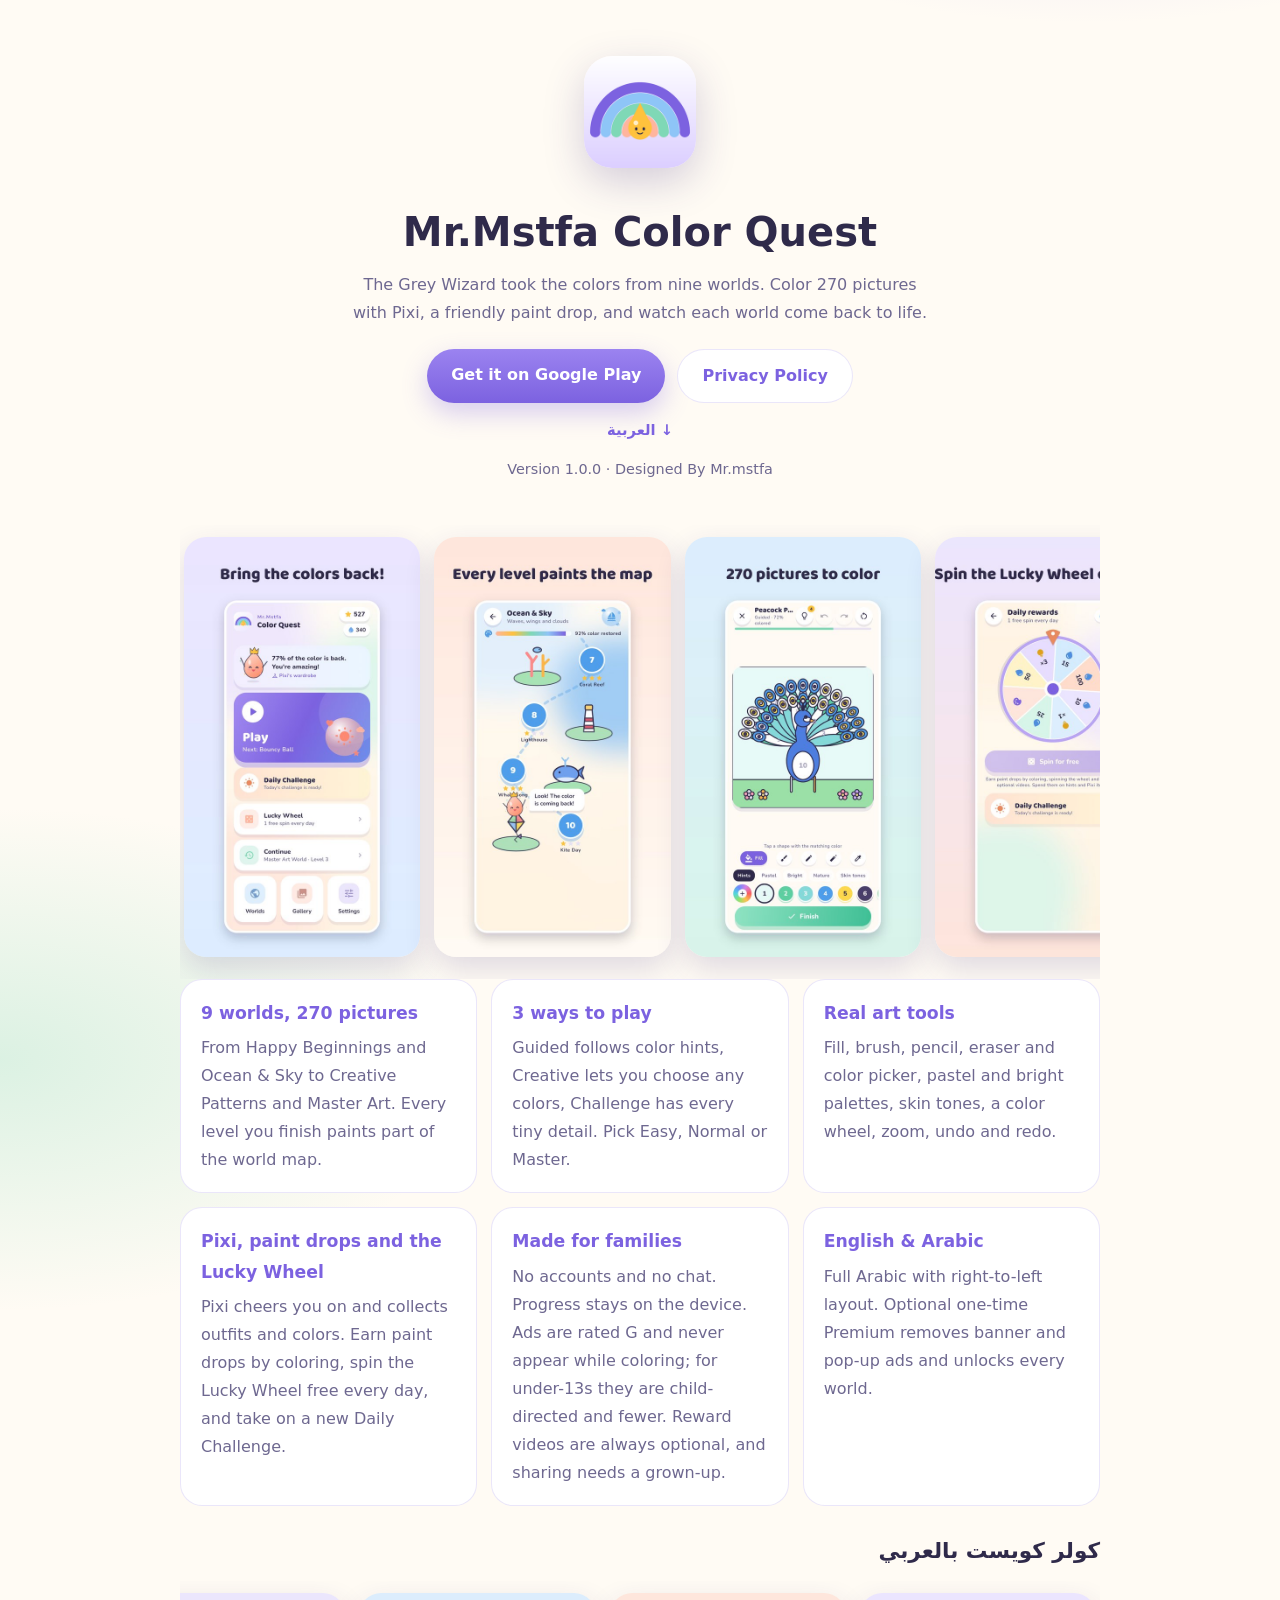
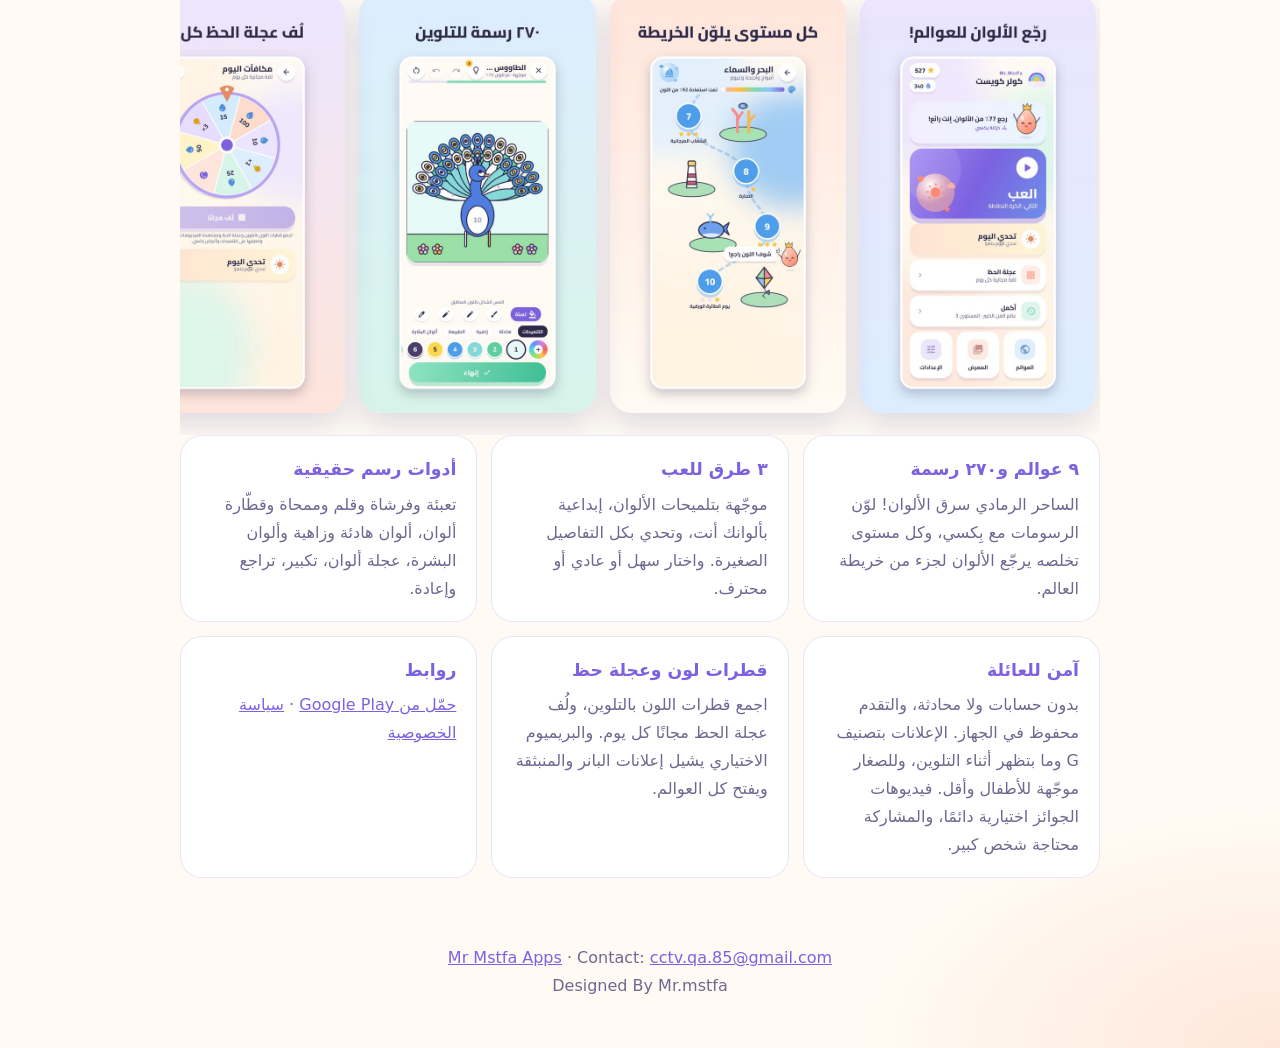
<file: colorquest/index.html>
<!doctype html>
<html lang="en">
<head>
<meta charset="utf-8">
<meta name="viewport" content="width=device-width,initial-scale=1">
<title>Mr.Mstfa Color Quest — Mr Mstfa Apps</title>
<meta name="description" content="A calm coloring adventure: color 270 pictures across 9 worlds and help Pixi bring the colors back. English and Arabic, works offline.">
<link rel="icon" href="icon.png">
<link rel="stylesheet" href="style.css">
</head>
<body>
<header>
  <img class="icon" src="icon.png" alt="Color Quest icon">
  <h1>Mr.Mstfa Color Quest</h1>
  <p class="sub">The Grey Wizard took the colors from nine worlds. Color 270 pictures with Pixi, a friendly paint drop, and watch each world come back to life.</p>
  <div class="cta">
    <a class="btn" href="https://play.google.com/store/apps/details?id=com.mrmstfa.colorquest">Get it on Google Play</a>
    <a class="btn ghost" href="privacy.html">Privacy Policy</a>
  </div>
  <p class="lang"><a href="#ar">العربية ↓</a></p>
  <p class="ver">Version 1.0.0 · Designed By Mr.mstfa</p>
</header>
<main>
  <div class="shots">
    <img src="img/en-01.jpg" alt="Home screen with Pixi" loading="lazy">
    <img src="img/en-03.jpg" alt="World map coming back to color" loading="lazy">
    <img src="img/en-04.jpg" alt="Coloring a peacock" loading="lazy">
    <img src="img/en-06.jpg" alt="Daily Lucky Wheel" loading="lazy">
    <img src="img/en-07.jpg" alt="Pixi's wardrobe" loading="lazy">
  </div>
  <div class="grid">
    <div class="c"><h2>9 worlds, 270 pictures</h2><p>From Happy Beginnings and Ocean &amp; Sky to Creative Patterns and Master Art. Every level you finish paints part of the world map.</p></div>
    <div class="c"><h2>3 ways to play</h2><p>Guided follows color hints, Creative lets you choose any colors, Challenge has every tiny detail. Pick Easy, Normal or Master.</p></div>
    <div class="c"><h2>Real art tools</h2><p>Fill, brush, pencil, eraser and color picker, pastel and bright palettes, skin tones, a color wheel, zoom, undo and redo.</p></div>
    <div class="c"><h2>Pixi, paint drops and the Lucky Wheel</h2><p>Pixi cheers you on and collects outfits and colors. Earn paint drops by coloring, spin the Lucky Wheel free every day, and take on a new Daily Challenge.</p></div>
    <div class="c"><h2>Made for families</h2><p>No accounts and no chat. Progress stays on the device. Ads are rated G and never appear while coloring; for under-13s they are child-directed and fewer. Reward videos are always optional, and sharing needs a grown-up.</p></div>
    <div class="c"><h2>English &amp; Arabic</h2><p>Full Arabic with right-to-left layout. Optional one-time Premium removes banner and pop-up ads and unlocks every world.</p></div>
  </div>

  <section id="ar" dir="rtl" lang="ar">
    <h2>كولر كويست بالعربي</h2>
    <div class="shots">
      <img src="img/ar-01.jpg" alt="الشاشة الرئيسية مع بِكسي" loading="lazy">
      <img src="img/ar-03.jpg" alt="خريطة العالم ترجع لها الألوان" loading="lazy">
      <img src="img/ar-04.jpg" alt="تلوين الطاووس" loading="lazy">
      <img src="img/ar-06.jpg" alt="عجلة الحظ اليومية" loading="lazy">
      <img src="img/ar-07.jpg" alt="خزانة بِكسي" loading="lazy">
    </div>
    <div class="grid">
      <div class="c"><h3>٩ عوالم و٢٧٠ رسمة</h3><p>الساحر الرمادي سرق الألوان! لوّن الرسومات مع بِكسي، وكل مستوى تخلصه يرجّع الألوان لجزء من خريطة العالم.</p></div>
      <div class="c"><h3>٣ طرق للعب</h3><p>موجّهة بتلميحات الألوان، إبداعية بألوانك أنت، وتحدي بكل التفاصيل الصغيرة. واختار سهل أو عادي أو محترف.</p></div>
      <div class="c"><h3>أدوات رسم حقيقية</h3><p>تعبئة وفرشاة وقلم وممحاة وقطّارة ألوان، ألوان هادئة وزاهية وألوان البشرة، عجلة ألوان، تكبير، تراجع وإعادة.</p></div>
      <div class="c"><h3>آمن للعائلة</h3><p>بدون حسابات ولا محادثة، والتقدم محفوظ في الجهاز. الإعلانات بتصنيف G وما بتظهر أثناء التلوين، وللصغار موجّهة للأطفال وأقل. فيديوهات الجوائز اختيارية دائمًا، والمشاركة محتاجة شخص كبير.</p></div>
      <div class="c"><h3>قطرات لون وعجلة حظ</h3><p>اجمع قطرات اللون بالتلوين، ولُف عجلة الحظ مجانًا كل يوم. والبريميوم الاختياري يشيل إعلانات البانر والمنبثقة ويفتح كل العوالم.</p></div>
      <div class="c"><h3>روابط</h3><p><a href="https://play.google.com/store/apps/details?id=com.mrmstfa.colorquest">حمّل من Google Play</a> · <a href="privacy.html#ar">سياسة الخصوصية</a></p></div>
    </div>
  </section>
</main>
<footer><a href="../">Mr Mstfa Apps</a> · Contact: <a href="mailto:cctv.qa.85@gmail.com">cctv.qa.85@gmail.com</a><br>Designed By Mr.mstfa</footer>
</body>
</html>
</file>
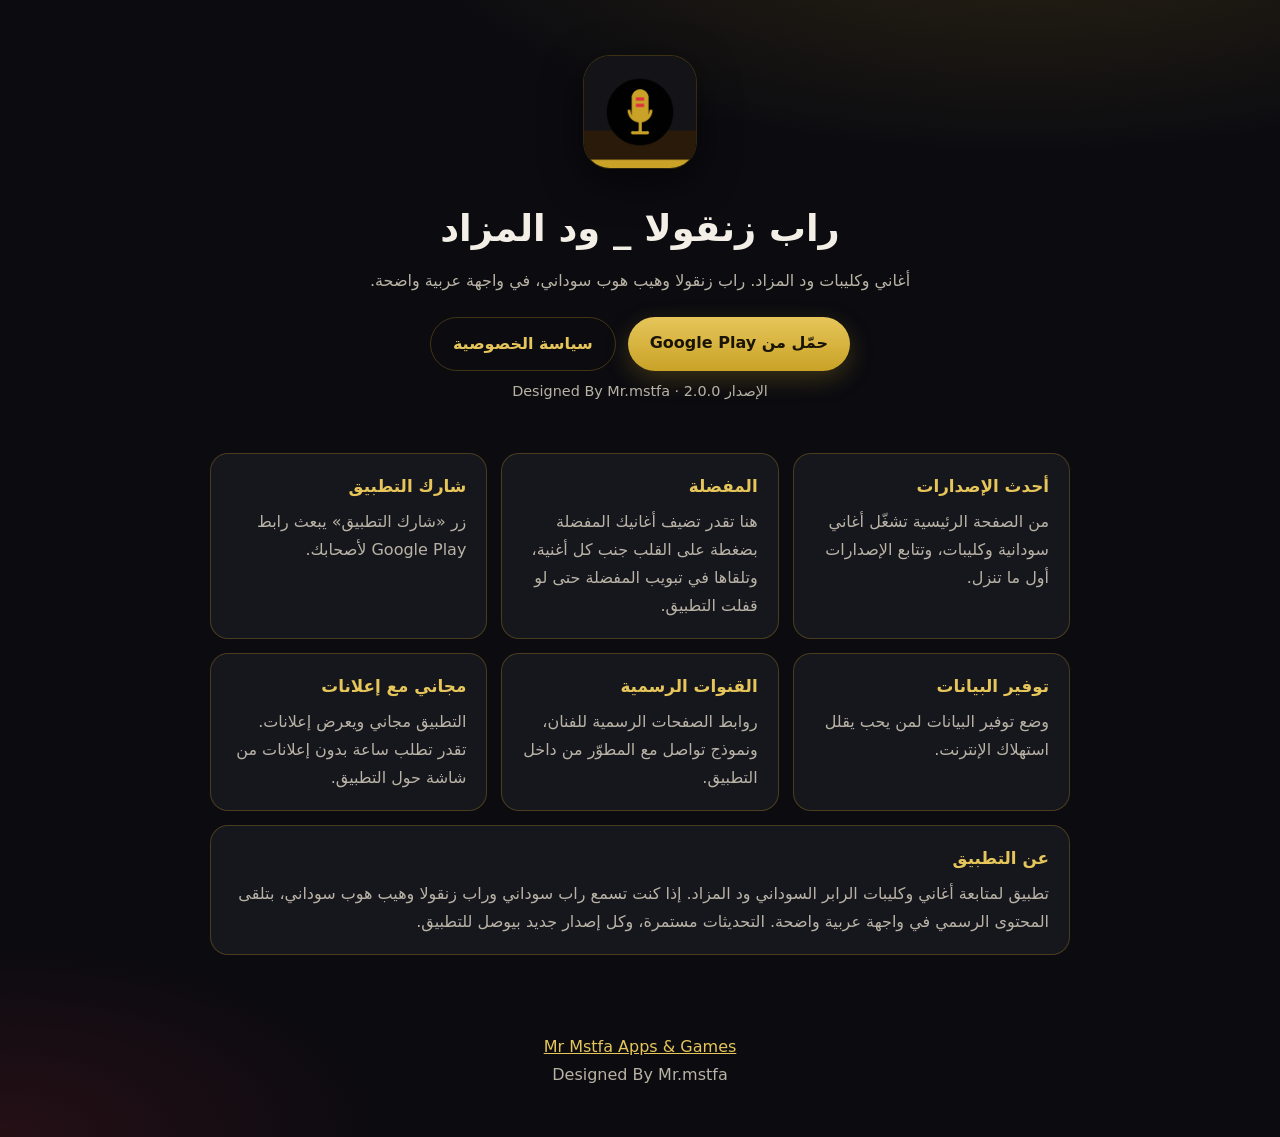
<file: zangola/index.html>
<!doctype html>
<html lang="ar" dir="rtl">
<head>
<meta charset="utf-8">
<meta name="viewport" content="width=device-width,initial-scale=1">
<title>راب زنقولا _ ود المزاد — Mr Mstfa Apps</title>
<meta name="description" content="تطبيق لأغاني وكليبات ود المزاد. راب زنقولا وهيب هوب سوداني، مع مفضلة ومشاركة.">
<link rel="icon" href="icon.png">
<style>
:root{--bg:#0b0b10;--card:#16161d;--line:rgba(201,162,39,.28);--gold:#C9A227;--gold2:#e6c65a;--text:#f3efe6;--muted:#b9b3a6}
*{box-sizing:border-box}
body{margin:0;font-family:system-ui,-apple-system,"Segoe UI",Tahoma,"Noto Naskh Arabic",sans-serif;background:radial-gradient(1200px 500px at 80% -10%,rgba(201,162,39,.18),transparent 55%),radial-gradient(800px 400px at 0% 100%,rgba(224,49,63,.12),transparent 50%),var(--bg);color:var(--text);line-height:1.75}
header{padding:56px 20px 24px;text-align:center}
header img{width:112px;height:112px;border-radius:26px;box-shadow:0 12px 40px rgba(0,0,0,.5),0 0 0 1px var(--line)}
h1{margin:.55em 0 .15em;font-size:clamp(1.6rem,4vw,2.3rem)}
.sub{color:var(--muted);margin:0 auto 22px;max-width:36em}
.cta{display:flex;gap:12px;justify-content:center;flex-wrap:wrap}
.btn{display:inline-block;background:linear-gradient(180deg,var(--gold2),var(--gold));color:#1a1406;text-decoration:none;font-weight:700;padding:12px 22px;border-radius:999px;box-shadow:0 8px 24px rgba(201,162,39,.25)}
.btn.ghost{background:transparent;color:var(--gold2);border:1px solid var(--line);box-shadow:none}
main{max-width:900px;margin:auto;padding:10px 20px 50px}
.grid{display:grid;gap:14px;grid-template-columns:repeat(auto-fit,minmax(240px,1fr))}
.c{background:var(--card);border:1px solid var(--line);border-radius:18px;padding:18px 20px}
.c h2{margin:0 0 .4em;font-size:1.05rem;color:var(--gold2)}
.c p{margin:0;color:var(--muted)}
.about{margin-top:14px}
a{color:#e6c65a}
footer{text-align:center;padding:28px 16px 48px;color:var(--muted)}
.ver{margin-top:8px;font-size:.9rem;color:var(--muted)}
</style>
</head>
<body>
<header>
  <img src="icon.png" alt="أيقونة راب زنقولا _ ود المزاد">
  <h1>راب زنقولا _ ود المزاد</h1>
  <p class="sub">أغاني وكليبات ود المزاد. راب زنقولا وهيب هوب سوداني، في واجهة عربية واضحة.</p>
  <div class="cta">
    <a class="btn" href="https://play.google.com/store/apps/details?id=com.mobeasyapp.app346454900531">حمّل من Google Play</a>
    <a class="btn ghost" href="privacy.html">سياسة الخصوصية</a>
  </div>
  <p class="ver">الإصدار 2.0.0 · Designed By Mr.mstfa</p>
</header>
<main>
  <div class="grid">
    <div class="c"><h2>أحدث الإصدارات</h2><p>من الصفحة الرئيسية تشغّل أغاني سودانية وكليبات، وتتابع الإصدارات أول ما تنزل.</p></div>
    <div class="c"><h2>المفضلة</h2><p>هنا تقدر تضيف أغانيك المفضلة بضغطة على القلب جنب كل أغنية، وتلقاها في تبويب المفضلة حتى لو قفلت التطبيق.</p></div>
    <div class="c"><h2>شارك التطبيق</h2><p>زر «شارك التطبيق» يبعث رابط Google Play لأصحابك.</p></div>
    <div class="c"><h2>توفير البيانات</h2><p>وضع توفير البيانات لمن يحب يقلل استهلاك الإنترنت.</p></div>
    <div class="c"><h2>القنوات الرسمية</h2><p>روابط الصفحات الرسمية للفنان، ونموذج تواصل مع المطوّر من داخل التطبيق.</p></div>
    <div class="c"><h2>مجاني مع إعلانات</h2><p>التطبيق مجاني ويعرض إعلانات. تقدر تطلب ساعة بدون إعلانات من شاشة حول التطبيق.</p></div>
  </div>
  <div class="c about">
    <h2>عن التطبيق</h2>
    <p>تطبيق لمتابعة أغاني وكليبات الرابر السوداني ود المزاد. إذا كنت تسمع راب سوداني وراب زنقولا وهيب هوب سوداني، بتلقى المحتوى الرسمي في واجهة عربية واضحة. التحديثات مستمرة، وكل إصدار جديد بيوصل للتطبيق.</p>
  </div>
</main>
<footer>
  <a href="../">Mr Mstfa Apps &amp; Games</a><br>
  Designed By Mr.mstfa
</footer>
</body>
</html>
</file>
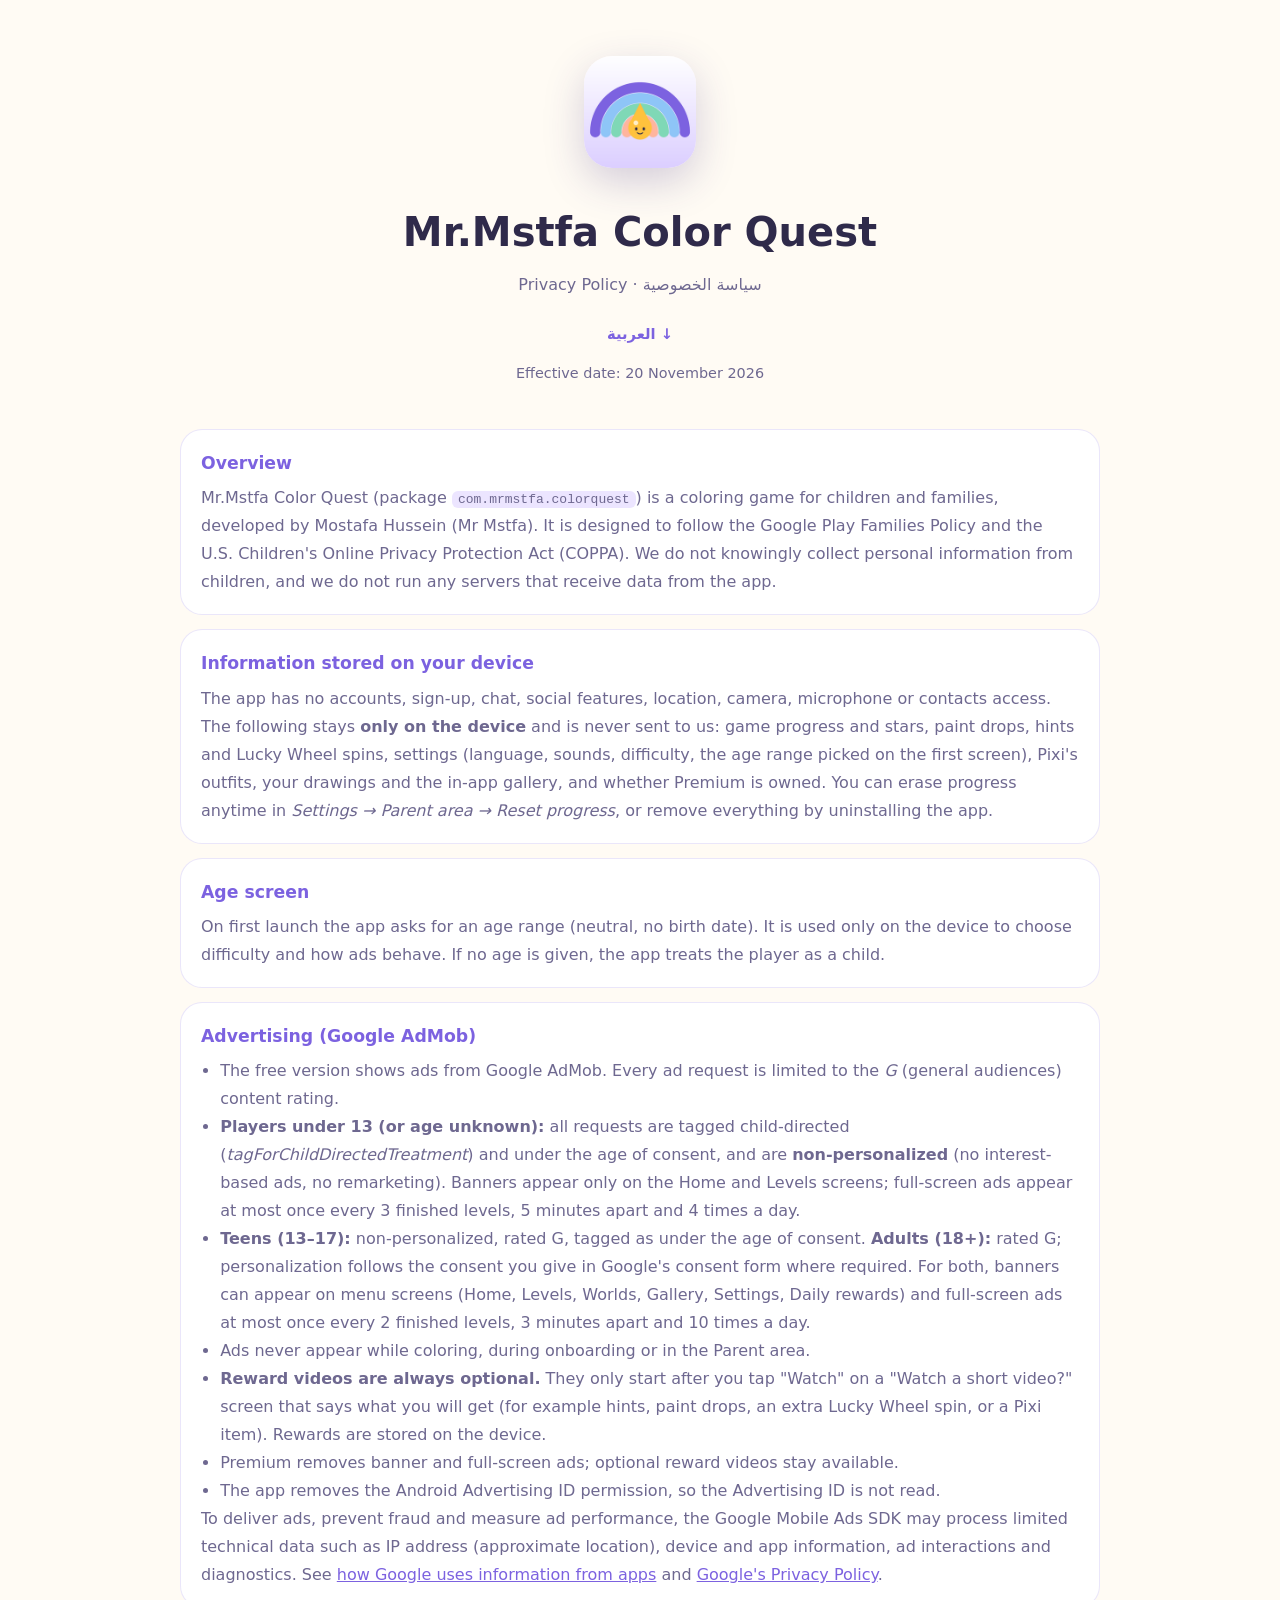
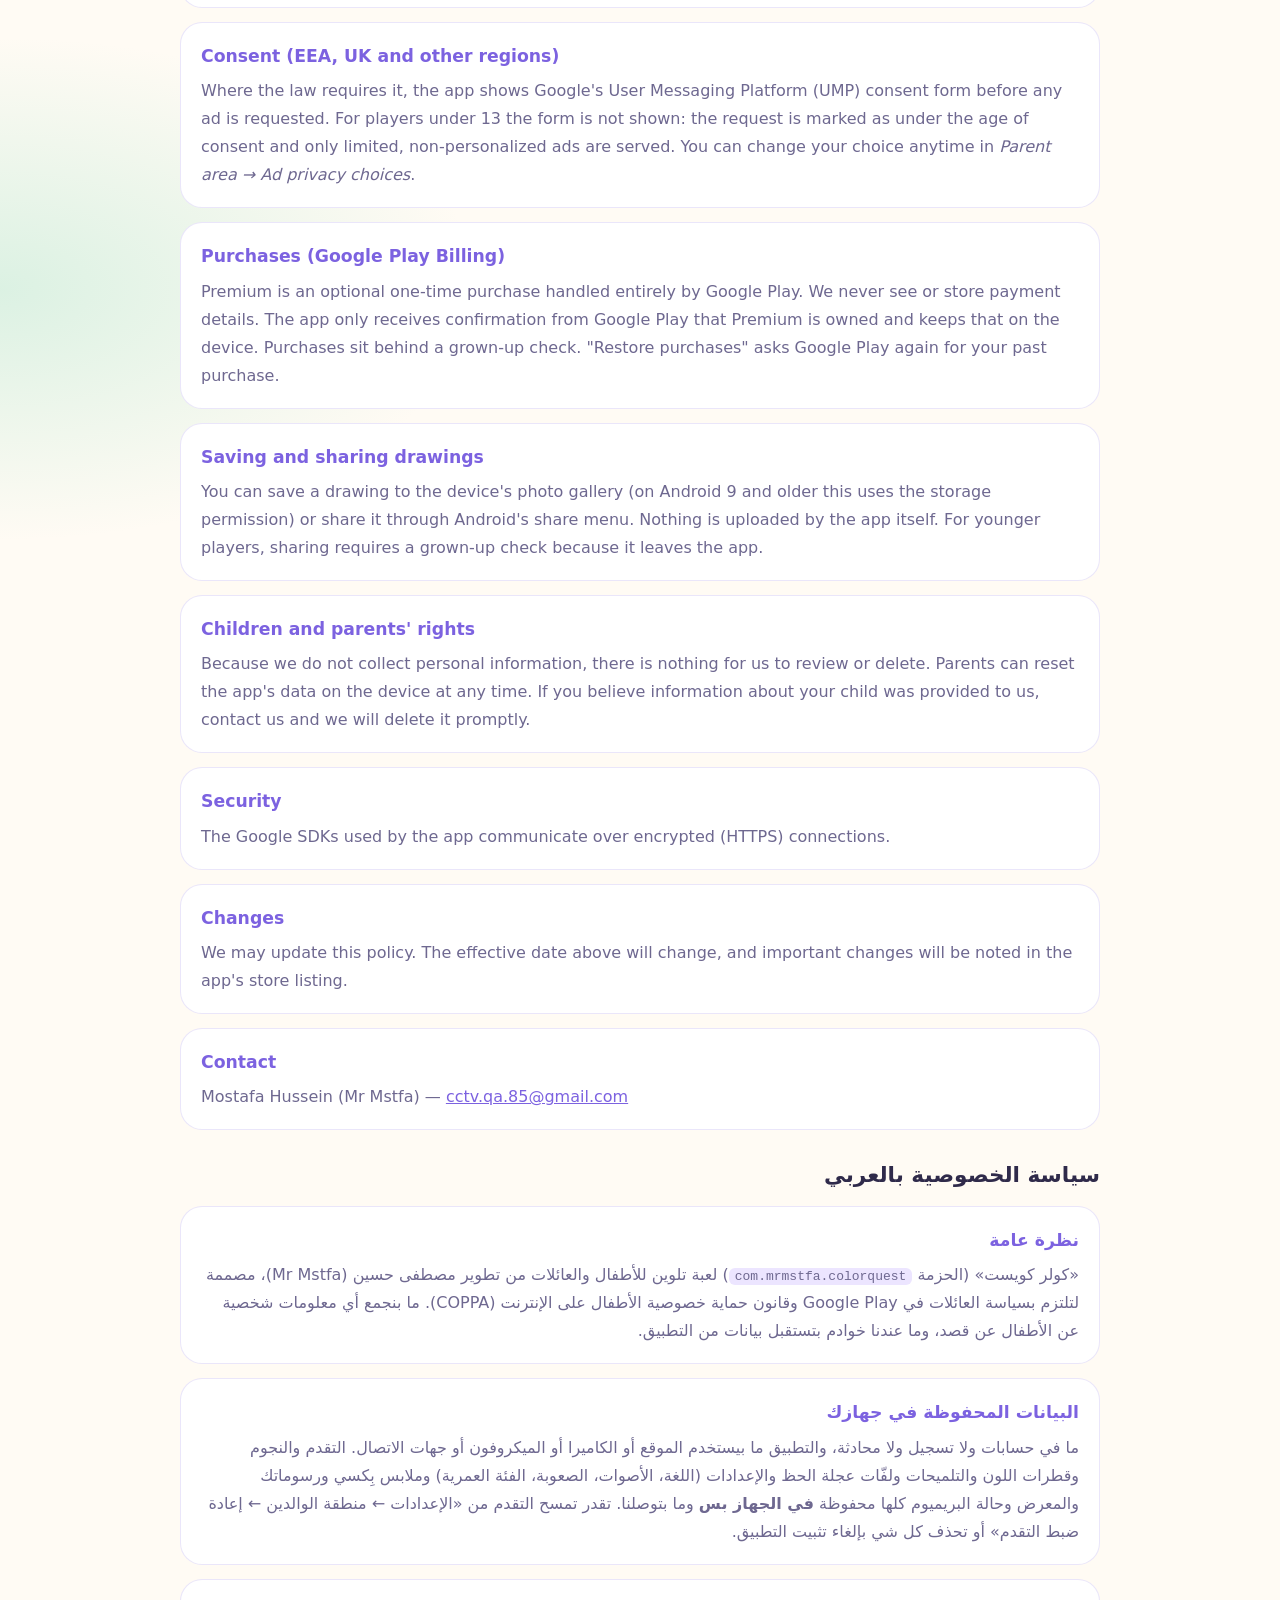
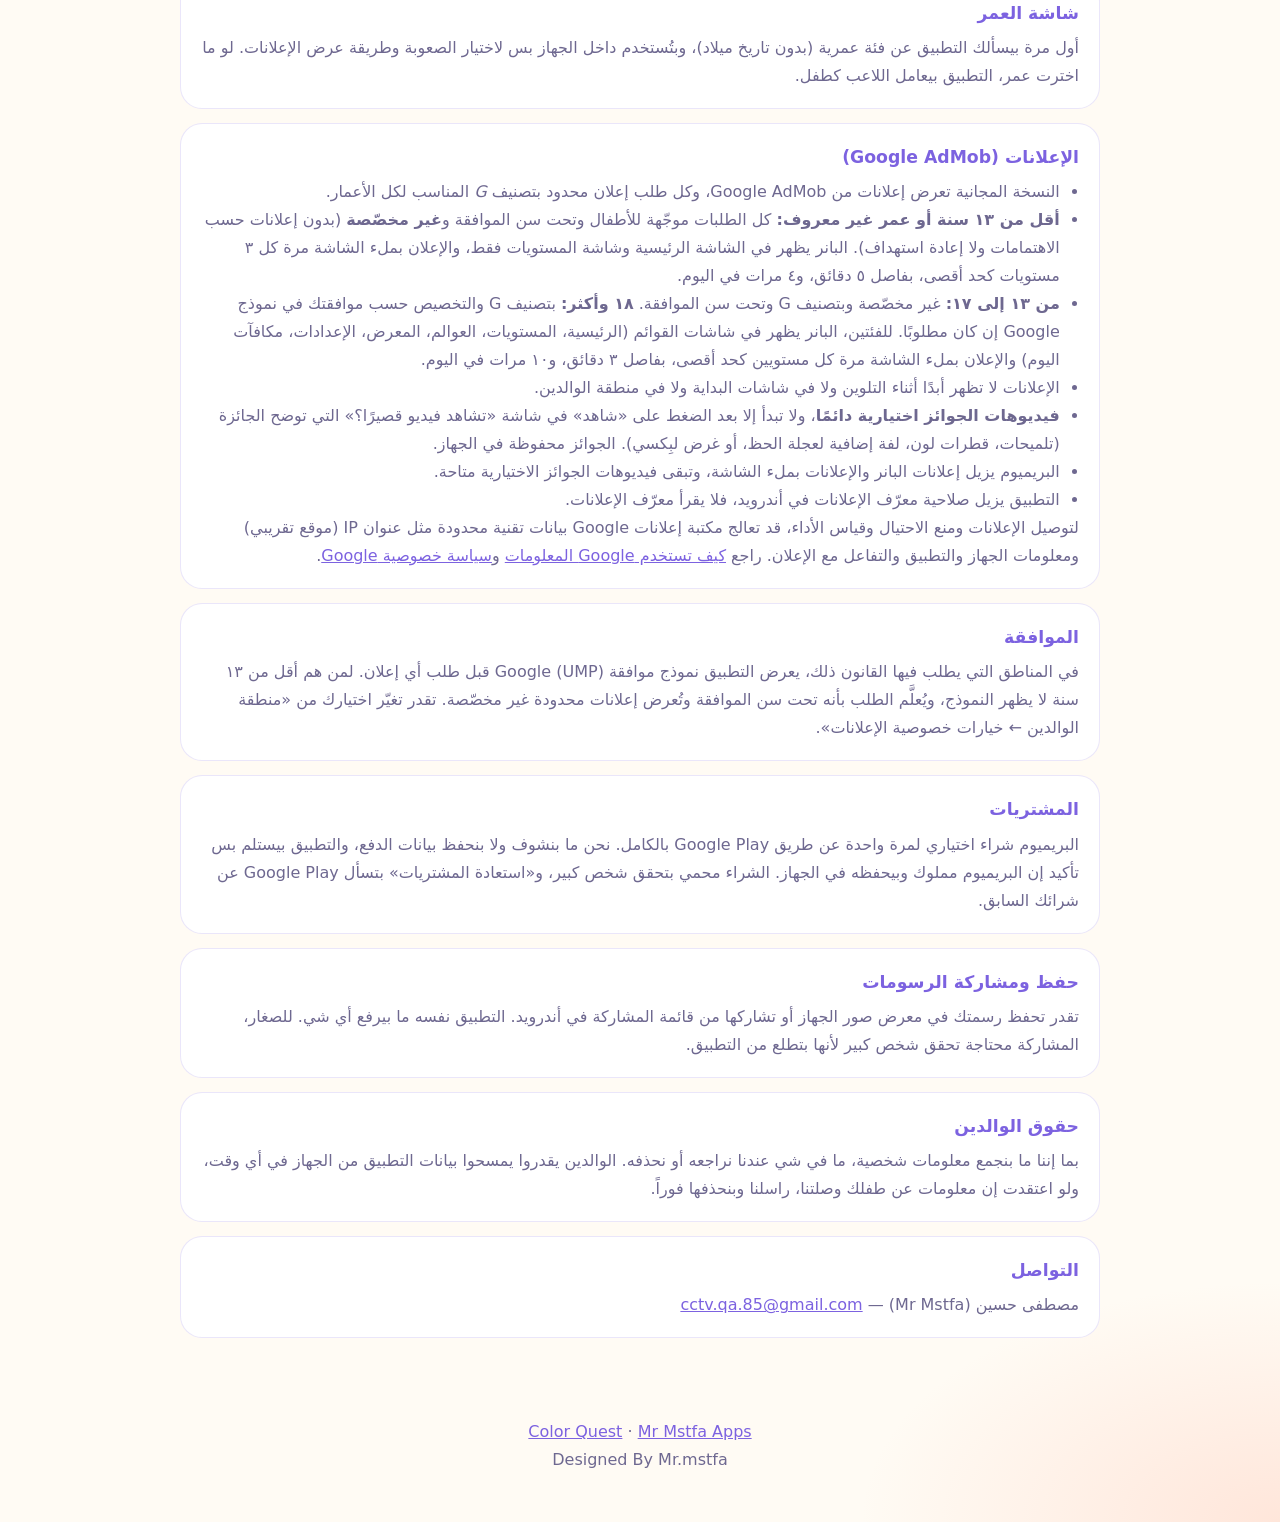
<file: colorquest/privacy.html>
<!doctype html>
<html lang="en">
<head>
<meta charset="utf-8">
<meta name="viewport" content="width=device-width,initial-scale=1">
<title>Mr.Mstfa Color Quest — Privacy Policy</title>
<link rel="icon" href="icon.png">
<link rel="stylesheet" href="style.css">
</head>
<body class="policy">
<header>
  <img class="icon" src="icon.png" alt="">
  <h1>Mr.Mstfa Color Quest</h1>
  <p class="sub">Privacy Policy · سياسة الخصوصية</p>
  <p class="lang"><a href="#ar">العربية ↓</a></p>
  <p class="ver">Effective date: 20 November 2026</p>
</header>
<main>
<div class="c"><h2>Overview</h2><p>Mr.Mstfa Color Quest (package <code>com.mrmstfa.colorquest</code>) is a coloring game for children and families, developed by Mostafa Hussein (Mr Mstfa). It is designed to follow the Google Play Families Policy and the U.S. Children's Online Privacy Protection Act (COPPA). We do not knowingly collect personal information from children, and we do not run any servers that receive data from the app.</p></div>

<div class="c"><h2>Information stored on your device</h2><p>The app has no accounts, sign-up, chat, social features, location, camera, microphone or contacts access. The following stays <strong>only on the device</strong> and is never sent to us: game progress and stars, paint drops, hints and Lucky Wheel spins, settings (language, sounds, difficulty, the age range picked on the first screen), Pixi's outfits, your drawings and the in-app gallery, and whether Premium is owned. You can erase progress anytime in <em>Settings → Parent area → Reset progress</em>, or remove everything by uninstalling the app.</p></div>

<div class="c"><h2>Age screen</h2><p>On first launch the app asks for an age range (neutral, no birth date). It is used only on the device to choose difficulty and how ads behave. If no age is given, the app treats the player as a child.</p></div>

<div class="c"><h2>Advertising (Google AdMob)</h2>
<ul>
<li>The free version shows ads from Google AdMob. Every ad request is limited to the <em>G</em> (general audiences) content rating.</li>
<li><strong>Players under 13 (or age unknown):</strong> all requests are tagged child-directed (<em>tagForChildDirectedTreatment</em>) and under the age of consent, and are <strong>non-personalized</strong> (no interest-based ads, no remarketing). Banners appear only on the Home and Levels screens; full-screen ads appear at most once every 3 finished levels, 5 minutes apart and 4 times a day.</li>
<li><strong>Teens (13–17):</strong> non-personalized, rated G, tagged as under the age of consent. <strong>Adults (18+):</strong> rated G; personalization follows the consent you give in Google's consent form where required. For both, banners can appear on menu screens (Home, Levels, Worlds, Gallery, Settings, Daily rewards) and full-screen ads at most once every 2 finished levels, 3 minutes apart and 10 times a day.</li>
<li>Ads never appear while coloring, during onboarding or in the Parent area.</li>
<li><strong>Reward videos are always optional.</strong> They only start after you tap "Watch" on a "Watch a short video?" screen that says what you will get (for example hints, paint drops, an extra Lucky Wheel spin, or a Pixi item). Rewards are stored on the device.</li>
<li>Premium removes banner and full-screen ads; optional reward videos stay available.</li>
<li>The app removes the Android Advertising ID permission, so the Advertising ID is not read.</li>
</ul>
<p>To deliver ads, prevent fraud and measure ad performance, the Google Mobile Ads SDK may process limited technical data such as IP address (approximate location), device and app information, ad interactions and diagnostics. See <a href="https://policies.google.com/technologies/ads">how Google uses information from apps</a> and <a href="https://policies.google.com/privacy">Google's Privacy Policy</a>.</p></div>

<div class="c"><h2>Consent (EEA, UK and other regions)</h2><p>Where the law requires it, the app shows Google's User Messaging Platform (UMP) consent form before any ad is requested. For players under 13 the form is not shown: the request is marked as under the age of consent and only limited, non-personalized ads are served. You can change your choice anytime in <em>Parent area → Ad privacy choices</em>.</p></div>

<div class="c"><h2>Purchases (Google Play Billing)</h2><p>Premium is an optional one-time purchase handled entirely by Google Play. We never see or store payment details. The app only receives confirmation from Google Play that Premium is owned and keeps that on the device. Purchases sit behind a grown-up check. "Restore purchases" asks Google Play again for your past purchase.</p></div>

<div class="c"><h2>Saving and sharing drawings</h2><p>You can save a drawing to the device's photo gallery (on Android 9 and older this uses the storage permission) or share it through Android's share menu. Nothing is uploaded by the app itself. For younger players, sharing requires a grown-up check because it leaves the app.</p></div>

<div class="c"><h2>Children and parents' rights</h2><p>Because we do not collect personal information, there is nothing for us to review or delete. Parents can reset the app's data on the device at any time. If you believe information about your child was provided to us, contact us and we will delete it promptly.</p></div>

<div class="c"><h2>Security</h2><p>The Google SDKs used by the app communicate over encrypted (HTTPS) connections.</p></div>

<div class="c"><h2>Changes</h2><p>We may update this policy. The effective date above will change, and important changes will be noted in the app's store listing.</p></div>

<div class="c"><h2>Contact</h2><p>Mostafa Hussein (Mr Mstfa) — <a href="mailto:cctv.qa.85@gmail.com">cctv.qa.85@gmail.com</a></p></div>

<section id="ar" dir="rtl" lang="ar">
<h2>سياسة الخصوصية بالعربي</h2>
<div class="c"><h3>نظرة عامة</h3><p>«كولر كويست» (الحزمة <code>com.mrmstfa.colorquest</code>) لعبة تلوين للأطفال والعائلات من تطوير مصطفى حسين (Mr Mstfa)، مصممة لتلتزم بسياسة العائلات في Google Play وقانون حماية خصوصية الأطفال على الإنترنت (COPPA). ما بنجمع أي معلومات شخصية عن الأطفال عن قصد، وما عندنا خوادم بتستقبل بيانات من التطبيق.</p></div>
<div class="c"><h3>البيانات المحفوظة في جهازك</h3><p>ما في حسابات ولا تسجيل ولا محادثة، والتطبيق ما بيستخدم الموقع أو الكاميرا أو الميكروفون أو جهات الاتصال. التقدم والنجوم وقطرات اللون والتلميحات ولفّات عجلة الحظ والإعدادات (اللغة، الأصوات، الصعوبة، الفئة العمرية) وملابس بِكسي ورسوماتك والمعرض وحالة البريميوم كلها محفوظة <strong>في الجهاز بس</strong> وما بتوصلنا. تقدر تمسح التقدم من «الإعدادات ← منطقة الوالدين ← إعادة ضبط التقدم» أو تحذف كل شي بإلغاء تثبيت التطبيق.</p></div>
<div class="c"><h3>شاشة العمر</h3><p>أول مرة بيسألك التطبيق عن فئة عمرية (بدون تاريخ ميلاد)، وبتُستخدم داخل الجهاز بس لاختيار الصعوبة وطريقة عرض الإعلانات. لو ما اخترت عمر، التطبيق بيعامل اللاعب كطفل.</p></div>
<div class="c"><h3>الإعلانات (Google AdMob)</h3>
<ul>
<li>النسخة المجانية تعرض إعلانات من Google AdMob، وكل طلب إعلان محدود بتصنيف <em>G</em> المناسب لكل الأعمار.</li>
<li><strong>أقل من ١٣ سنة أو عمر غير معروف:</strong> كل الطلبات موجّهة للأطفال وتحت سن الموافقة و<strong>غير مخصّصة</strong> (بدون إعلانات حسب الاهتمامات ولا إعادة استهداف). البانر يظهر في الشاشة الرئيسية وشاشة المستويات فقط، والإعلان بملء الشاشة مرة كل ٣ مستويات كحد أقصى، بفاصل ٥ دقائق، و٤ مرات في اليوم.</li>
<li><strong>من ١٣ إلى ١٧:</strong> غير مخصّصة وبتصنيف G وتحت سن الموافقة. <strong>١٨ وأكثر:</strong> بتصنيف G والتخصيص حسب موافقتك في نموذج Google إن كان مطلوبًا. للفئتين، البانر يظهر في شاشات القوائم (الرئيسية، المستويات، العوالم، المعرض، الإعدادات، مكافآت اليوم) والإعلان بملء الشاشة مرة كل مستويين كحد أقصى، بفاصل ٣ دقائق، و١٠ مرات في اليوم.</li>
<li>الإعلانات لا تظهر أبدًا أثناء التلوين ولا في شاشات البداية ولا في منطقة الوالدين.</li>
<li><strong>فيديوهات الجوائز اختيارية دائمًا</strong>، ولا تبدأ إلا بعد الضغط على «شاهد» في شاشة «تشاهد فيديو قصيرًا؟» التي توضح الجائزة (تلميحات، قطرات لون، لفة إضافية لعجلة الحظ، أو غرض لبِكسي). الجوائز محفوظة في الجهاز.</li>
<li>البريميوم يزيل إعلانات البانر والإعلانات بملء الشاشة، وتبقى فيديوهات الجوائز الاختيارية متاحة.</li>
<li>التطبيق يزيل صلاحية معرّف الإعلانات في أندرويد، فلا يقرأ معرّف الإعلانات.</li>
</ul>
<p>لتوصيل الإعلانات ومنع الاحتيال وقياس الأداء، قد تعالج مكتبة إعلانات Google بيانات تقنية محدودة مثل عنوان IP (موقع تقريبي) ومعلومات الجهاز والتطبيق والتفاعل مع الإعلان. راجع <a href="https://policies.google.com/technologies/ads">كيف تستخدم Google المعلومات</a> و<a href="https://policies.google.com/privacy">سياسة خصوصية Google</a>.</p></div>
<div class="c"><h3>الموافقة</h3><p>في المناطق التي يطلب فيها القانون ذلك، يعرض التطبيق نموذج موافقة Google (UMP) قبل طلب أي إعلان. لمن هم أقل من ١٣ سنة لا يظهر النموذج، ويُعلَّم الطلب بأنه تحت سن الموافقة وتُعرض إعلانات محدودة غير مخصّصة. تقدر تغيّر اختيارك من «منطقة الوالدين ← خيارات خصوصية الإعلانات».</p></div>
<div class="c"><h3>المشتريات</h3><p>البريميوم شراء اختياري لمرة واحدة عن طريق Google Play بالكامل. نحن ما بنشوف ولا بنحفظ بيانات الدفع، والتطبيق بيستلم بس تأكيد إن البريميوم مملوك وبيحفظه في الجهاز. الشراء محمي بتحقق شخص كبير، و«استعادة المشتريات» بتسأل Google Play عن شرائك السابق.</p></div>
<div class="c"><h3>حفظ ومشاركة الرسومات</h3><p>تقدر تحفظ رسمتك في معرض صور الجهاز أو تشاركها من قائمة المشاركة في أندرويد. التطبيق نفسه ما بيرفع أي شي. للصغار، المشاركة محتاجة تحقق شخص كبير لأنها بتطلع من التطبيق.</p></div>
<div class="c"><h3>حقوق الوالدين</h3><p>بما إننا ما بنجمع معلومات شخصية، ما في شي عندنا نراجعه أو نحذفه. الوالدين يقدروا يمسحوا بيانات التطبيق من الجهاز في أي وقت، ولو اعتقدت إن معلومات عن طفلك وصلتنا، راسلنا وبنحذفها فوراً.</p></div>
<div class="c"><h3>التواصل</h3><p>مصطفى حسين (Mr Mstfa) — <a href="mailto:cctv.qa.85@gmail.com">cctv.qa.85@gmail.com</a></p></div>
</section>
</main>
<footer><a href="./">Color Quest</a> · <a href="../">Mr Mstfa Apps</a><br>Designed By Mr.mstfa</footer>
</body>
</html>
</file>
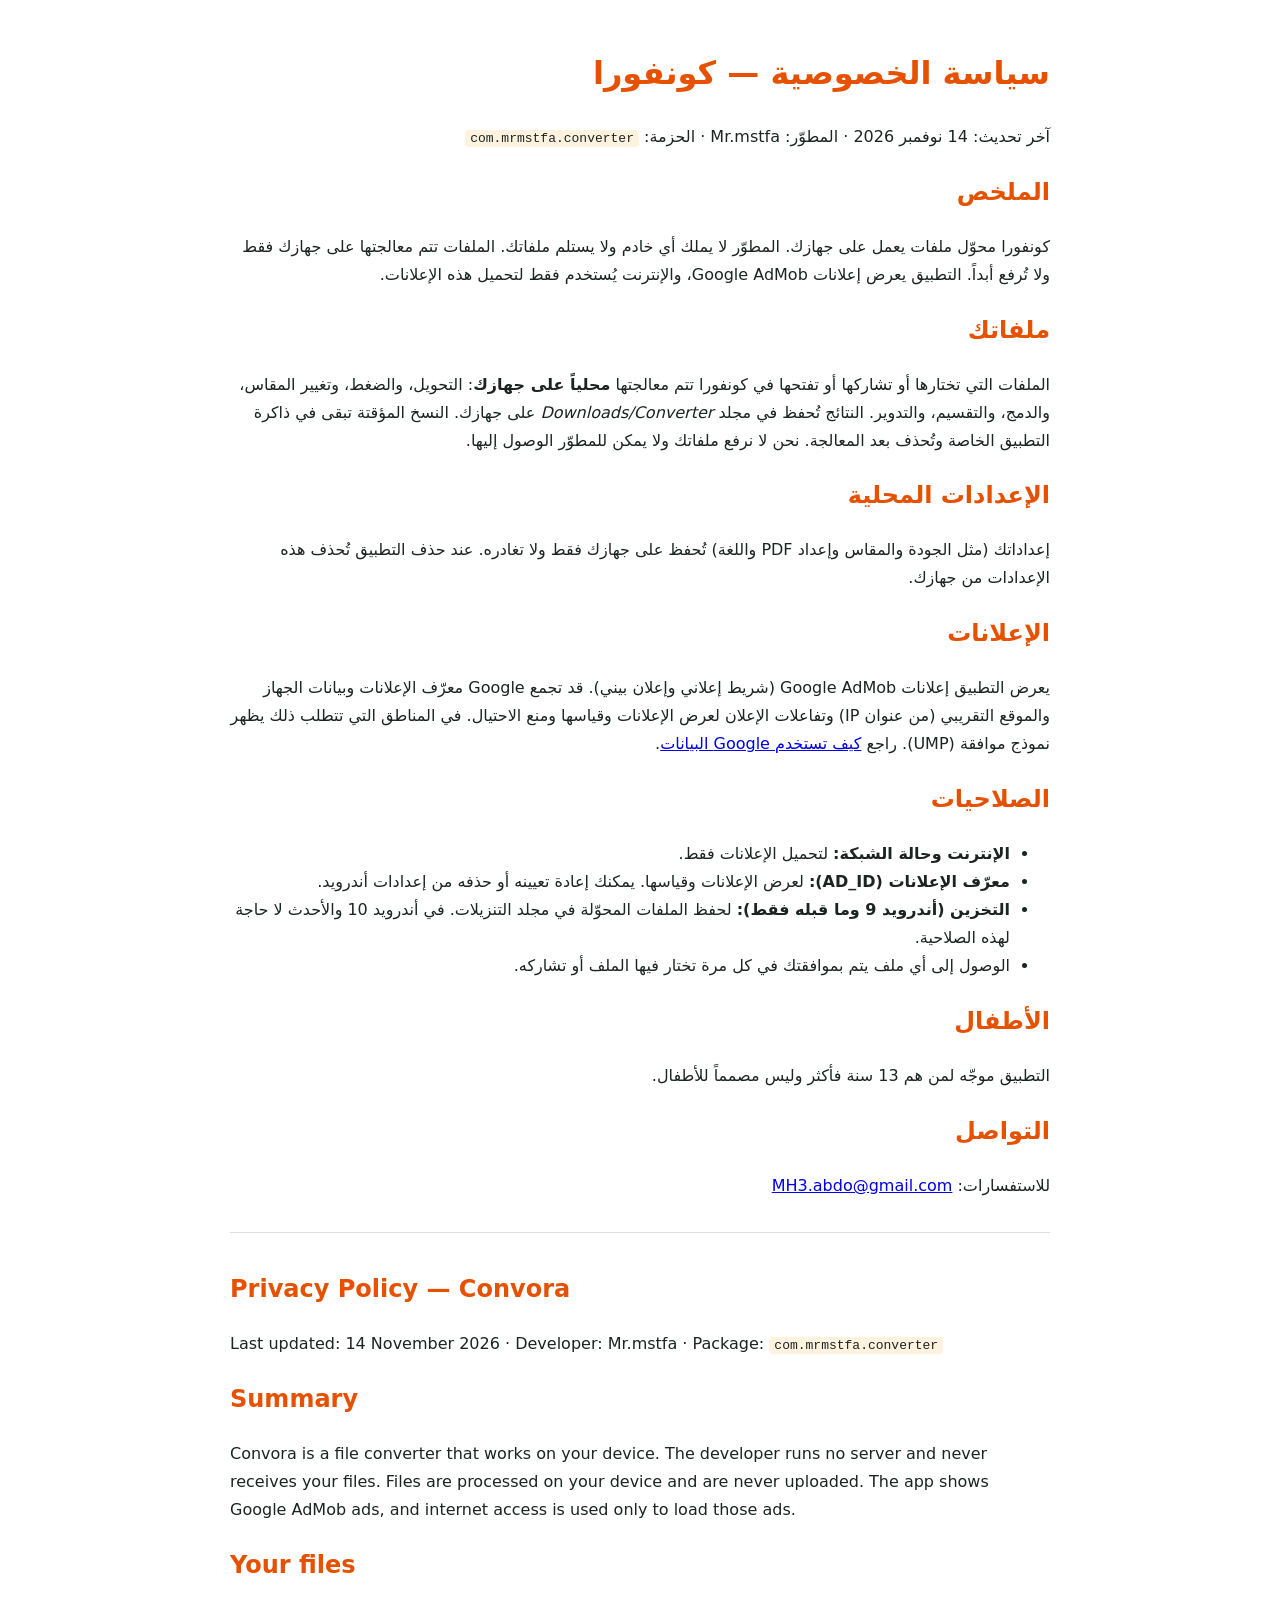
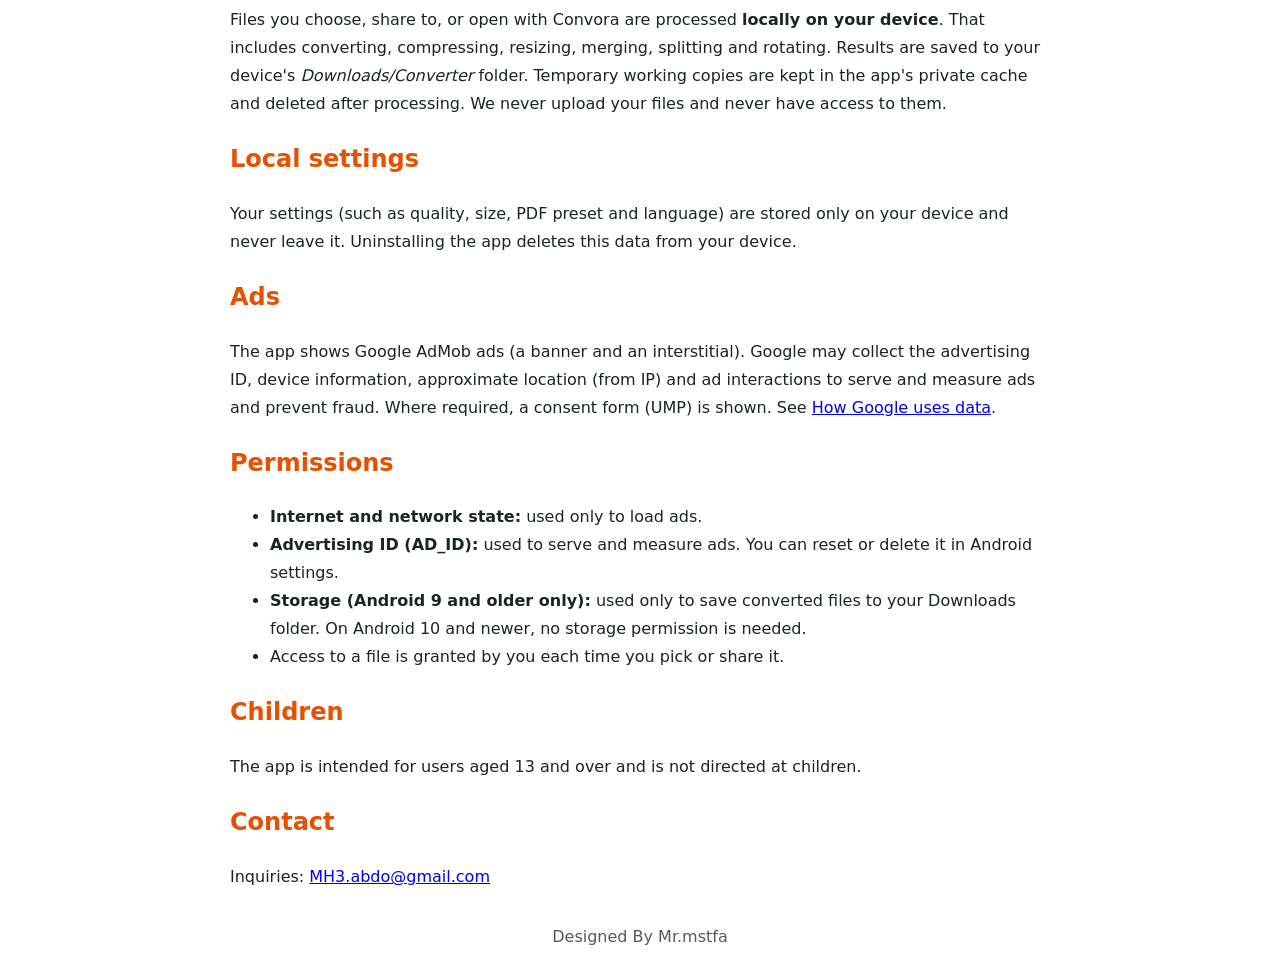
<file: convora/privacy.html>
<!doctype html>
<html lang="ar" dir="rtl">
<head><meta charset="utf-8"><meta name="viewport" content="width=device-width,initial-scale=1">
<title>سياسة الخصوصية — كونفورا | Privacy Policy — Convora</title>
<style>body{font-family:system-ui,-apple-system,"Segoe UI",Tahoma,sans-serif;max-width:820px;margin:auto;padding:24px;line-height:1.75;color:#1b2420}h1,h2{color:#E65100}section[dir=ltr]{direction:ltr;text-align:left;border-top:1px solid #ddd;margin-top:32px;padding-top:16px}code{background:#fff3e0;padding:1px 5px;border-radius:4px}footer{text-align:center;margin-top:32px;opacity:.75}</style></head>
<body>
<h1>سياسة الخصوصية — كونفورا</h1>
<p>آخر تحديث: 14 نوفمبر 2026 · المطوّر: Mr.mstfa · الحزمة: <code>com.mrmstfa.converter</code></p>
<h2>الملخص</h2>
<p>كونفورا محوّل ملفات يعمل على جهازك. المطوّر لا يملك أي خادم ولا يستلم ملفاتك. الملفات تتم معالجتها على جهازك فقط ولا تُرفع أبداً. التطبيق يعرض إعلانات Google AdMob، والإنترنت يُستخدم فقط لتحميل هذه الإعلانات.</p>
<h2>ملفاتك</h2>
<p>الملفات التي تختارها أو تشاركها أو تفتحها في كونفورا تتم معالجتها <strong>محلياً على جهازك</strong>: التحويل، والضغط، وتغيير المقاس، والدمج، والتقسيم، والتدوير. النتائج تُحفظ في مجلد <em>Downloads/Converter</em> على جهازك. النسخ المؤقتة تبقى في ذاكرة التطبيق الخاصة وتُحذف بعد المعالجة. نحن لا نرفع ملفاتك ولا يمكن للمطوّر الوصول إليها.</p>
<h2>الإعدادات المحلية</h2>
<p>إعداداتك (مثل الجودة والمقاس وإعداد PDF واللغة) تُحفظ على جهازك فقط ولا تغادره. عند حذف التطبيق تُحذف هذه الإعدادات من جهازك.</p>
<h2>الإعلانات</h2>
<p>يعرض التطبيق إعلانات Google AdMob (شريط إعلاني وإعلان بيني). قد تجمع Google معرّف الإعلانات وبيانات الجهاز والموقع التقريبي (من عنوان IP) وتفاعلات الإعلان لعرض الإعلانات وقياسها ومنع الاحتيال. في المناطق التي تتطلب ذلك يظهر نموذج موافقة (UMP). راجع <a href="https://policies.google.com/technologies/partner-sites">كيف تستخدم Google البيانات</a>.</p>
<h2>الصلاحيات</h2>
<ul>
<li><strong>الإنترنت وحالة الشبكة:</strong> لتحميل الإعلانات فقط.</li>
<li><strong>معرّف الإعلانات (AD_ID):</strong> لعرض الإعلانات وقياسها. يمكنك إعادة تعيينه أو حذفه من إعدادات أندرويد.</li>
<li><strong>التخزين (أندرويد 9 وما قبله فقط):</strong> لحفظ الملفات المحوّلة في مجلد التنزيلات. في أندرويد 10 والأحدث لا حاجة لهذه الصلاحية.</li>
<li>الوصول إلى أي ملف يتم بموافقتك في كل مرة تختار فيها الملف أو تشاركه.</li>
</ul>
<h2>الأطفال</h2>
<p>التطبيق موجّه لمن هم 13 سنة فأكثر وليس مصمماً للأطفال.</p>
<h2>التواصل</h2>
<p>للاستفسارات: <a href="mailto:MH3.abdo@gmail.com">MH3.abdo@gmail.com</a></p>

<section dir="ltr">
<h1>Privacy Policy — Convora</h1>
<p>Last updated: 14 November 2026 · Developer: Mr.mstfa · Package: <code>com.mrmstfa.converter</code></p>
<h2>Summary</h2>
<p>Convora is a file converter that works on your device. The developer runs no server and never receives your files. Files are processed on your device and are never uploaded. The app shows Google AdMob ads, and internet access is used only to load those ads.</p>
<h2>Your files</h2>
<p>Files you choose, share to, or open with Convora are processed <strong>locally on your device</strong>. That includes converting, compressing, resizing, merging, splitting and rotating. Results are saved to your device's <em>Downloads/Converter</em> folder. Temporary working copies are kept in the app's private cache and deleted after processing. We never upload your files and never have access to them.</p>
<h2>Local settings</h2>
<p>Your settings (such as quality, size, PDF preset and language) are stored only on your device and never leave it. Uninstalling the app deletes this data from your device.</p>
<h2>Ads</h2>
<p>The app shows Google AdMob ads (a banner and an interstitial). Google may collect the advertising ID, device information, approximate location (from IP) and ad interactions to serve and measure ads and prevent fraud. Where required, a consent form (UMP) is shown. See <a href="https://policies.google.com/technologies/partner-sites">How Google uses data</a>.</p>
<h2>Permissions</h2>
<ul>
<li><strong>Internet and network state:</strong> used only to load ads.</li>
<li><strong>Advertising ID (AD_ID):</strong> used to serve and measure ads. You can reset or delete it in Android settings.</li>
<li><strong>Storage (Android 9 and older only):</strong> used only to save converted files to your Downloads folder. On Android 10 and newer, no storage permission is needed.</li>
<li>Access to a file is granted by you each time you pick or share it.</li>
</ul>
<h2>Children</h2>
<p>The app is intended for users aged 13 and over and is not directed at children.</p>
<h2>Contact</h2>
<p>Inquiries: <a href="mailto:MH3.abdo@gmail.com">MH3.abdo@gmail.com</a></p>
</section>
<footer>Designed By Mr.mstfa</footer>
</body></html>
</file>
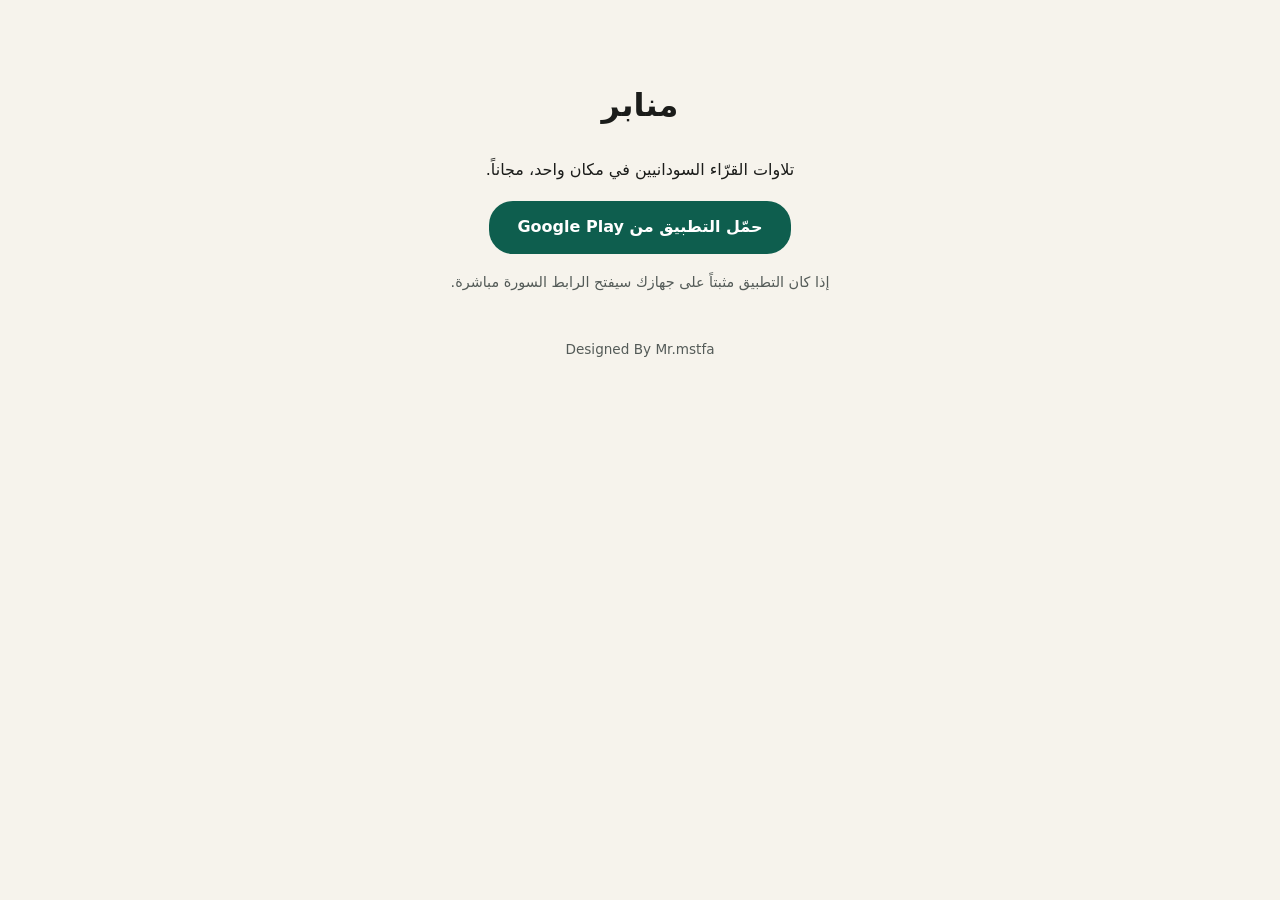
<file: manabir/play.html>
<!doctype html>
<html lang="ar" dir="rtl">
<head>
<meta charset="utf-8">
<meta name="viewport" content="width=device-width, initial-scale=1">
<title>منابر</title>
<meta name="description" content="استمع إلى تلاوات القرّاء السودانيين في تطبيق منابر المجاني.">
<style>body{font-family:system-ui,Tahoma,sans-serif;background:#f6f3ec;color:#1b1c1a;text-align:center;padding:48px 20px;line-height:1.8}
a.btn{display:inline-block;background:#0e5e4e;color:#fff;padding:12px 28px;border-radius:24px;text-decoration:none;font-weight:bold}</style>
</head>
<body>
<h1>منابر</h1>
<p>تلاوات القرّاء السودانيين في مكان واحد، مجاناً.</p>
<p><a class="btn" id="go" href="https://play.google.com/store/apps/details?id=com.mrmstfa.manabir">حمّل التطبيق من Google Play</a></p>
<p style="color:#545b58;font-size:.9em">إذا كان التطبيق مثبتاً على جهازك سيفتح الرابط السورة مباشرة.</p>
<script>
// Without the app installed: try the in-app scheme on Android, then fall back to Google Play.
(function(){var q=location.search;var play="https://play.google.com/store/apps/details?id=com.mrmstfa.manabir";
 if(/android/i.test(navigator.userAgent)&&q){location.href="intent://play"+q+"#Intent;scheme=manabir;package=com.mrmstfa.manabir;S.browser_fallback_url="+encodeURIComponent(play)+";end";}})();
</script>
<p style="margin-top:3em;color:#545b58;font-size:.85em">Designed By Mr.mstfa</p>
</body>
</html>
</file>
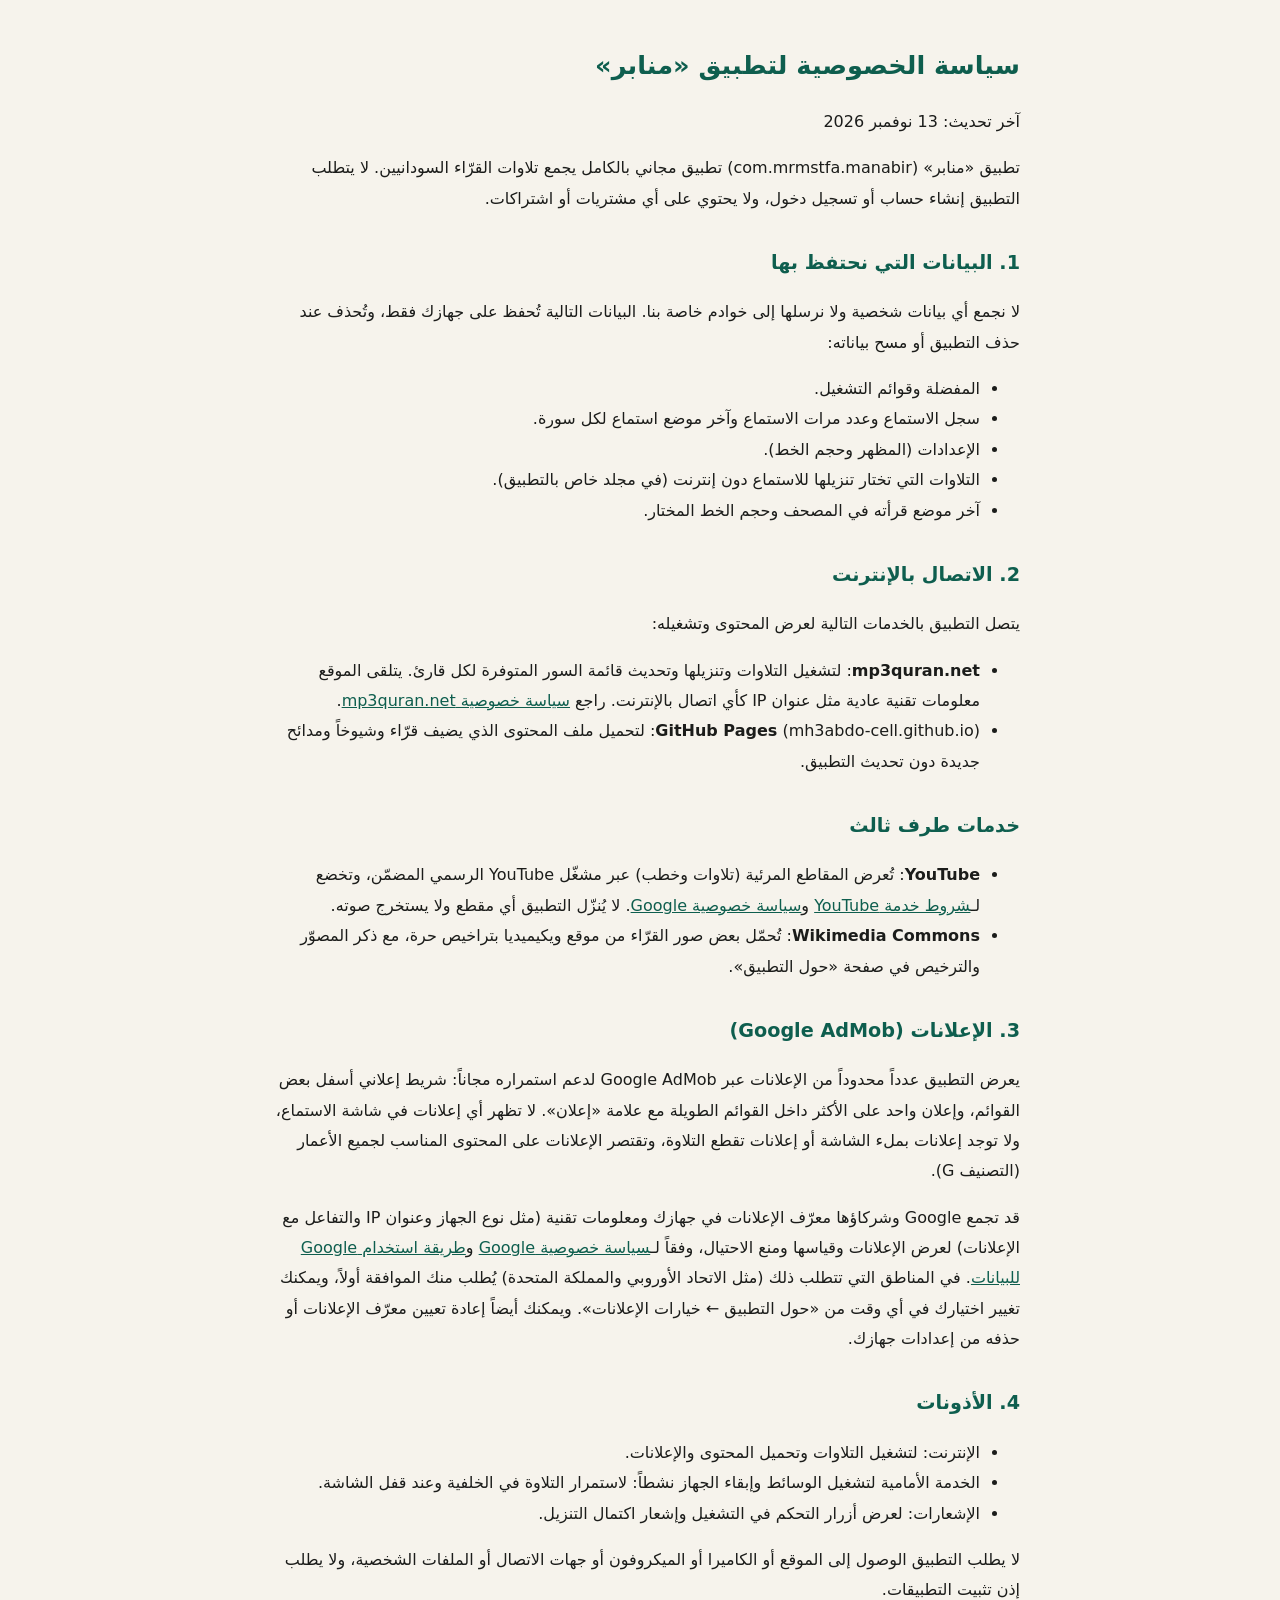
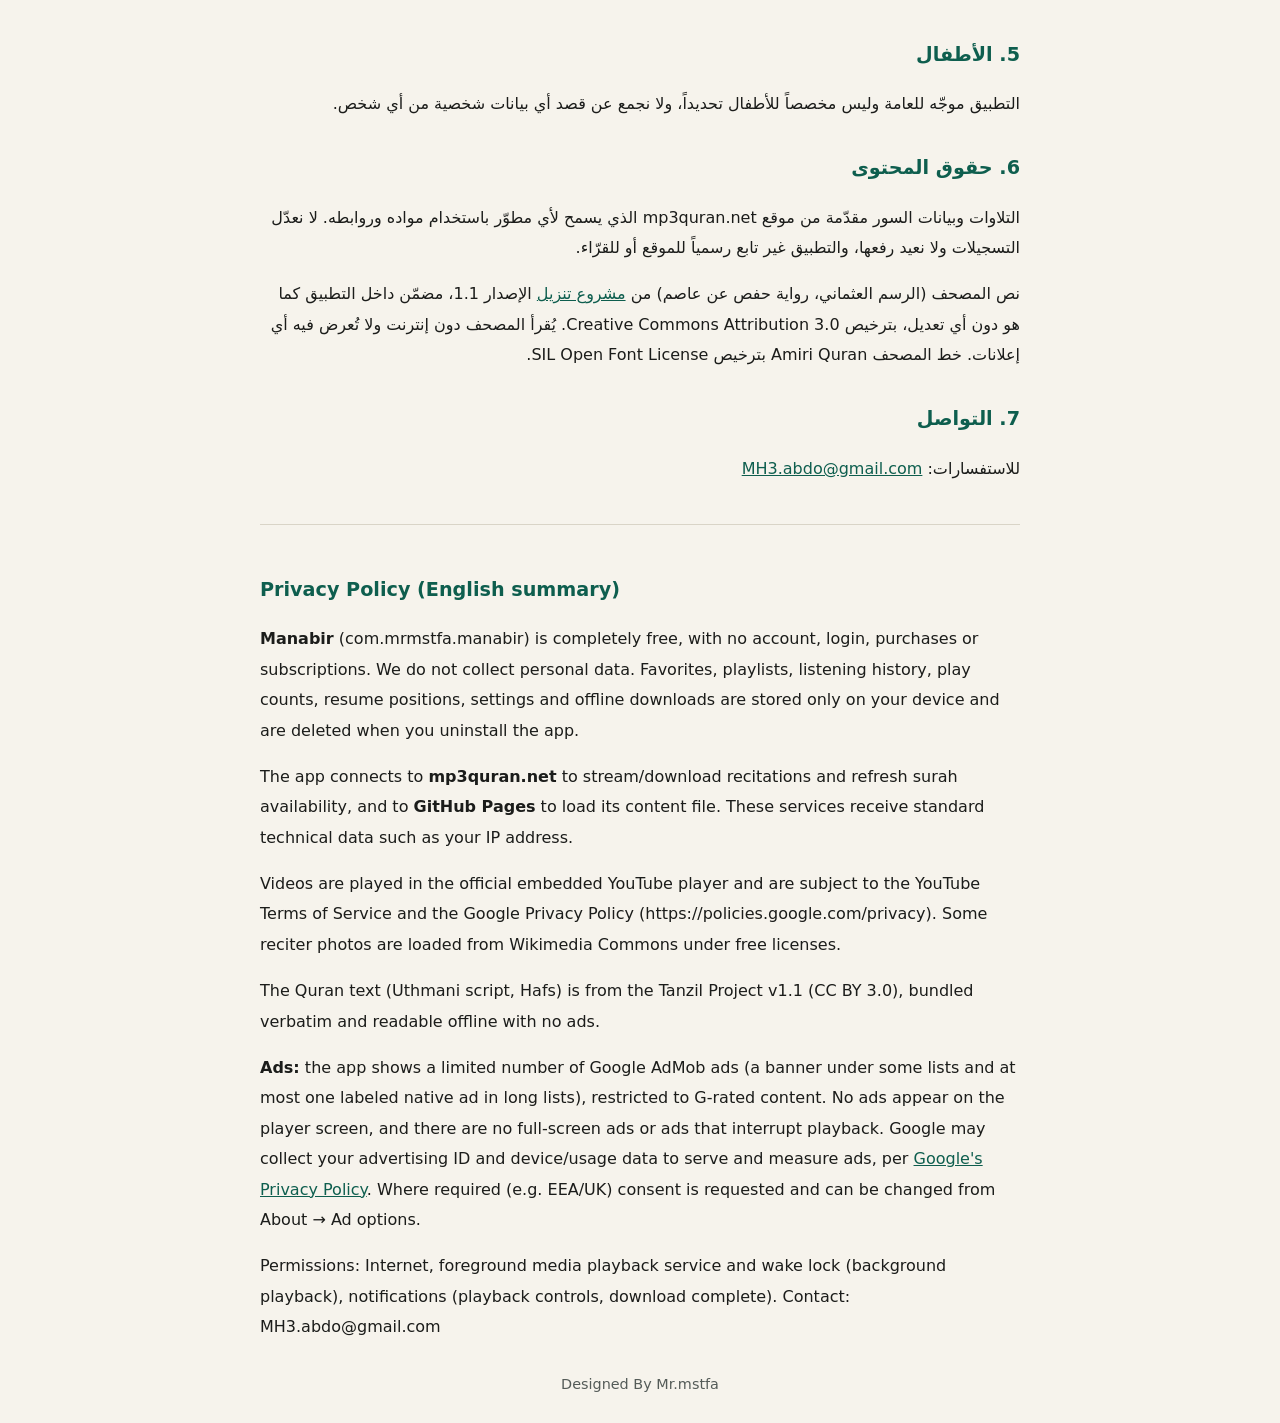
<file: manabir/privacy.html>
<!doctype html>
<html lang="ar" dir="rtl">
<head>
<meta charset="utf-8">
<meta name="viewport" content="width=device-width, initial-scale=1">
<title>سياسة الخصوصية - منابر</title>
<style>
 body{font-family:system-ui,-apple-system,"Segoe UI",Tahoma,sans-serif;max-width:760px;margin:0 auto;padding:24px;line-height:1.9;color:#1b1c1a;background:#f6f3ec}
 h1{color:#0e5e4e;font-size:1.6em} h2{color:#0e5e4e;font-size:1.2em;margin-top:1.6em}
 .en{direction:ltr;text-align:left;border-top:1px solid #d9d4c7;margin-top:2.5em;padding-top:1em}
 footer{margin-top:2em;color:#545b58;font-size:.9em;text-align:center}
 a{color:#0e5e4e}
</style>
</head>
<body>
<h1>سياسة الخصوصية لتطبيق «منابر»</h1>
<p>آخر تحديث: 13 نوفمبر 2026</p>
<p>تطبيق «منابر» (com.mrmstfa.manabir) تطبيق مجاني بالكامل يجمع تلاوات القرّاء السودانيين. لا يتطلب التطبيق إنشاء حساب أو تسجيل دخول، ولا يحتوي على أي مشتريات أو اشتراكات.</p>

<h2>1. البيانات التي نحتفظ بها</h2>
<p>لا نجمع أي بيانات شخصية ولا نرسلها إلى خوادم خاصة بنا. البيانات التالية تُحفظ على جهازك فقط، وتُحذف عند حذف التطبيق أو مسح بياناته:</p>
<ul>
 <li>المفضلة وقوائم التشغيل.</li>
 <li>سجل الاستماع وعدد مرات الاستماع وآخر موضع استماع لكل سورة.</li>
 <li>الإعدادات (المظهر وحجم الخط).</li>
 <li>التلاوات التي تختار تنزيلها للاستماع دون إنترنت (في مجلد خاص بالتطبيق).</li>
 <li>آخر موضع قرأته في المصحف وحجم الخط المختار.</li>
</ul>

<h2>2. الاتصال بالإنترنت</h2>
<p>يتصل التطبيق بالخدمات التالية لعرض المحتوى وتشغيله:</p>
<ul>
 <li><b>mp3quran.net</b>: لتشغيل التلاوات وتنزيلها وتحديث قائمة السور المتوفرة لكل قارئ. يتلقى الموقع معلومات تقنية عادية مثل عنوان IP كأي اتصال بالإنترنت. راجع <a href="https://www.mp3quran.net/privacy-en.html">سياسة خصوصية mp3quran.net</a>.</li>
 <li><b>GitHub Pages</b> (mh3abdo-cell.github.io): لتحميل ملف المحتوى الذي يضيف قرّاء وشيوخاً ومدائح جديدة دون تحديث التطبيق.</li>
</ul>

<h2>خدمات طرف ثالث</h2>
<ul>
 <li><b>YouTube</b>: تُعرض المقاطع المرئية (تلاوات وخطب) عبر مشغّل YouTube الرسمي المضمّن، وتخضع لـ<a href="https://www.youtube.com/t/terms">شروط خدمة YouTube</a> و<a href="https://policies.google.com/privacy">سياسة خصوصية Google</a>. لا يُنزّل التطبيق أي مقطع ولا يستخرج صوته.</li>
 <li><b>Wikimedia Commons</b>: تُحمّل بعض صور القرّاء من موقع ويكيميديا بتراخيص حرة، مع ذكر المصوّر والترخيص في صفحة «حول التطبيق».</li>
</ul>
<h2>3. الإعلانات (Google AdMob)</h2>
<p>يعرض التطبيق عدداً محدوداً من الإعلانات عبر Google AdMob لدعم استمراره مجاناً: شريط إعلاني أسفل بعض القوائم، وإعلان واحد على الأكثر داخل القوائم الطويلة مع علامة «إعلان». لا تظهر أي إعلانات في شاشة الاستماع، ولا توجد إعلانات بملء الشاشة أو إعلانات تقطع التلاوة، وتقتصر الإعلانات على المحتوى المناسب لجميع الأعمار (التصنيف G).</p>
<p>قد تجمع Google وشركاؤها معرّف الإعلانات في جهازك ومعلومات تقنية (مثل نوع الجهاز وعنوان IP والتفاعل مع الإعلانات) لعرض الإعلانات وقياسها ومنع الاحتيال، وفقاً لـ<a href="https://policies.google.com/privacy">سياسة خصوصية Google</a> و<a href="https://policies.google.com/technologies/partner-sites">طريقة استخدام Google للبيانات</a>. في المناطق التي تتطلب ذلك (مثل الاتحاد الأوروبي والمملكة المتحدة) يُطلب منك الموافقة أولاً، ويمكنك تغيير اختيارك في أي وقت من «حول التطبيق ← خيارات الإعلانات». ويمكنك أيضاً إعادة تعيين معرّف الإعلانات أو حذفه من إعدادات جهازك.</p>

<h2>4. الأذونات</h2>
<ul>
 <li>الإنترنت: لتشغيل التلاوات وتحميل المحتوى والإعلانات.</li>
 <li>الخدمة الأمامية لتشغيل الوسائط وإبقاء الجهاز نشطاً: لاستمرار التلاوة في الخلفية وعند قفل الشاشة.</li>
 <li>الإشعارات: لعرض أزرار التحكم في التشغيل وإشعار اكتمال التنزيل.</li>
</ul>
<p>لا يطلب التطبيق الوصول إلى الموقع أو الكاميرا أو الميكروفون أو جهات الاتصال أو الملفات الشخصية، ولا يطلب إذن تثبيت التطبيقات.</p>

<h2>5. الأطفال</h2>
<p>التطبيق موجّه للعامة وليس مخصصاً للأطفال تحديداً، ولا نجمع عن قصد أي بيانات شخصية من أي شخص.</p>

<h2>6. حقوق المحتوى</h2>
<p>التلاوات وبيانات السور مقدّمة من موقع mp3quran.net الذي يسمح لأي مطوّر باستخدام مواده وروابطه. لا نعدّل التسجيلات ولا نعيد رفعها، والتطبيق غير تابع رسمياً للموقع أو للقرّاء.</p>
<p>نص المصحف (الرسم العثماني، رواية حفص عن عاصم) من <a href="https://tanzil.net/">مشروع تنزيل</a> الإصدار 1.1، مضمّن داخل التطبيق كما هو دون أي تعديل، بترخيص Creative Commons Attribution 3.0. يُقرأ المصحف دون إنترنت ولا تُعرض فيه أي إعلانات. خط المصحف Amiri Quran بترخيص SIL Open Font License.</p>

<h2>7. التواصل</h2>
<p>للاستفسارات: <a href="mailto:MH3.abdo@gmail.com">MH3.abdo@gmail.com</a></p>

<div class="en">
<h2>Privacy Policy (English summary)</h2>
<p><b>Manabir</b> (com.mrmstfa.manabir) is completely free, with no account, login, purchases or subscriptions. We do not collect personal data. Favorites, playlists, listening history, play counts, resume positions, settings and offline downloads are stored only on your device and are deleted when you uninstall the app.</p>
<p>The app connects to <b>mp3quran.net</b> to stream/download recitations and refresh surah availability, and to <b>GitHub Pages</b> to load its content file. These services receive standard technical data such as your IP address.</p>
<p>Videos are played in the official embedded YouTube player and are subject to the YouTube Terms of Service and the Google Privacy Policy (https://policies.google.com/privacy). Some reciter photos are loaded from Wikimedia Commons under free licenses.</p>
<p>The Quran text (Uthmani script, Hafs) is from the Tanzil Project v1.1 (CC BY 3.0), bundled verbatim and readable offline with no ads.</p>
<p><b>Ads:</b> the app shows a limited number of Google AdMob ads (a banner under some lists and at most one labeled native ad in long lists), restricted to G-rated content. No ads appear on the player screen, and there are no full-screen ads or ads that interrupt playback. Google may collect your advertising ID and device/usage data to serve and measure ads, per <a href="https://policies.google.com/privacy">Google's Privacy Policy</a>. Where required (e.g. EEA/UK) consent is requested and can be changed from About → Ad options.</p>
<p>Permissions: Internet, foreground media playback service and wake lock (background playback), notifications (playback controls, download complete). Contact: MH3.abdo@gmail.com</p>
</div>
<footer>Designed By Mr.mstfa</footer>
</body>
</html>
</file>
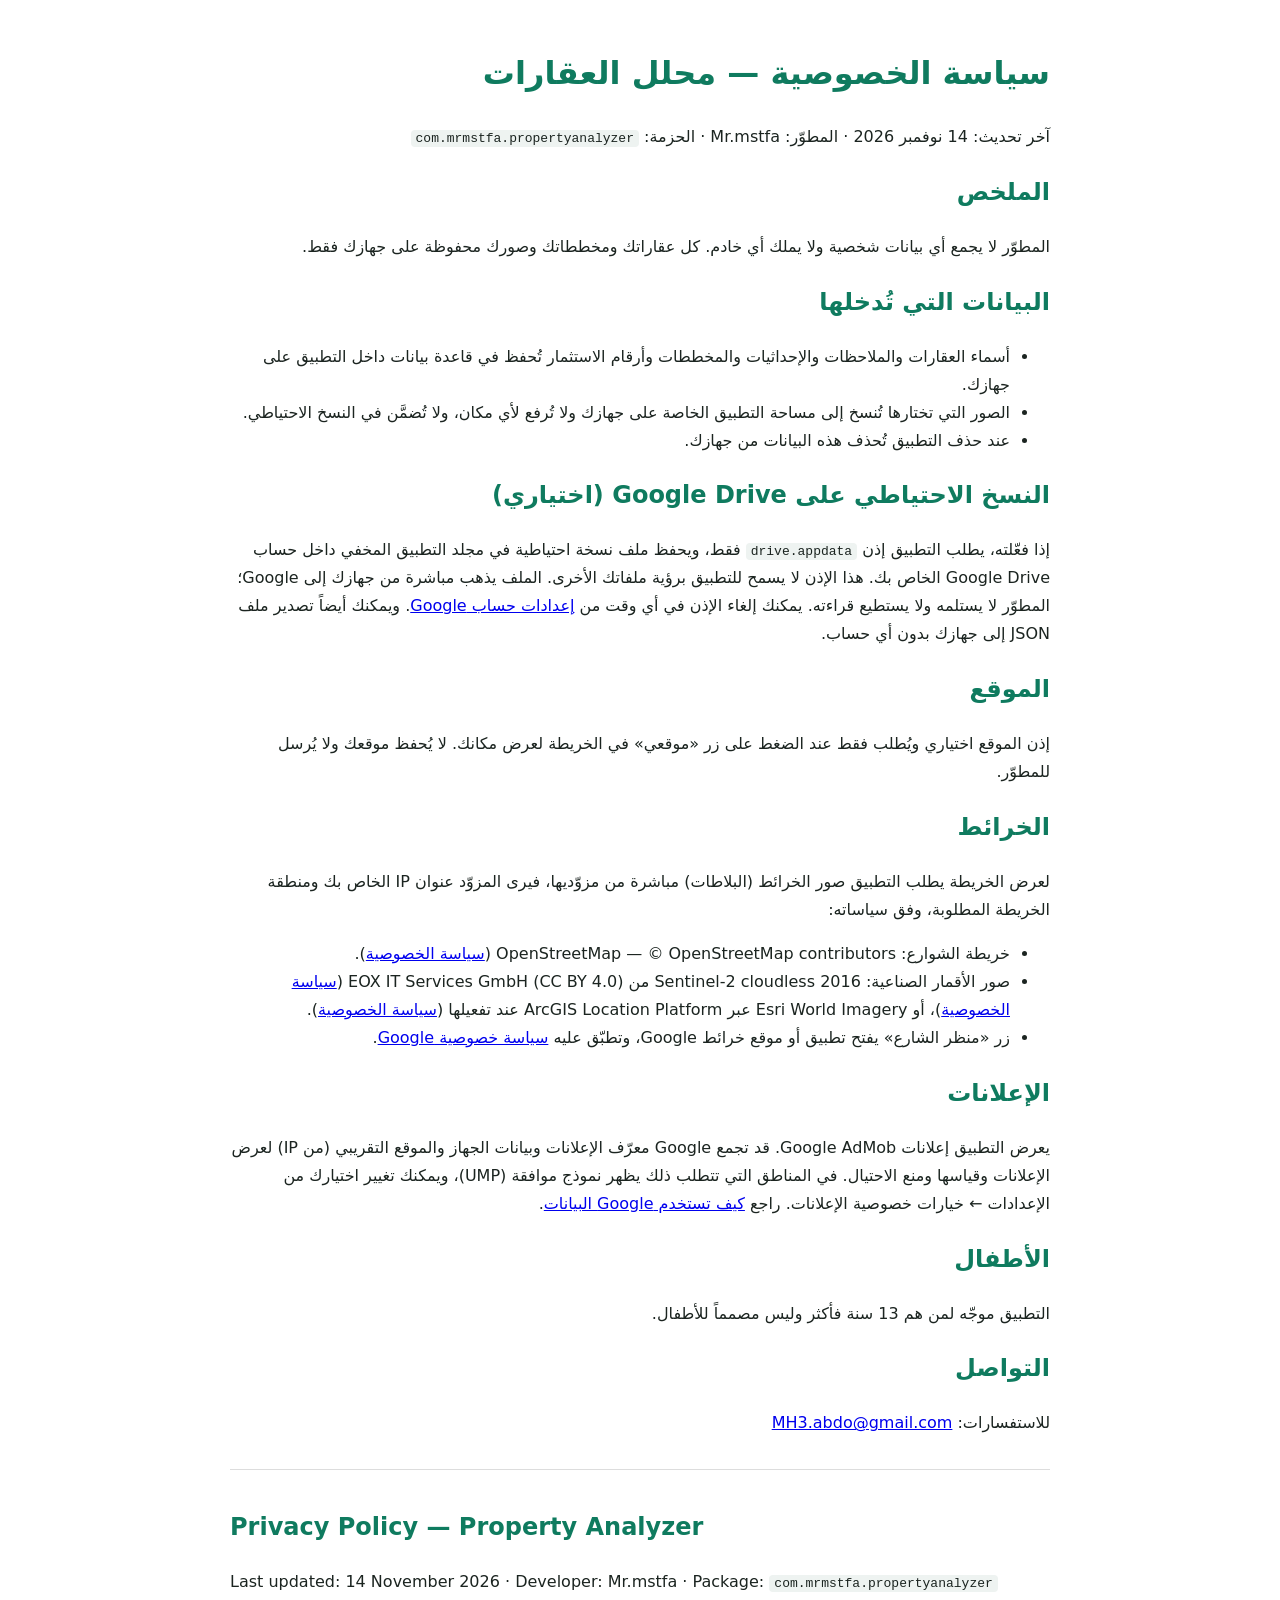
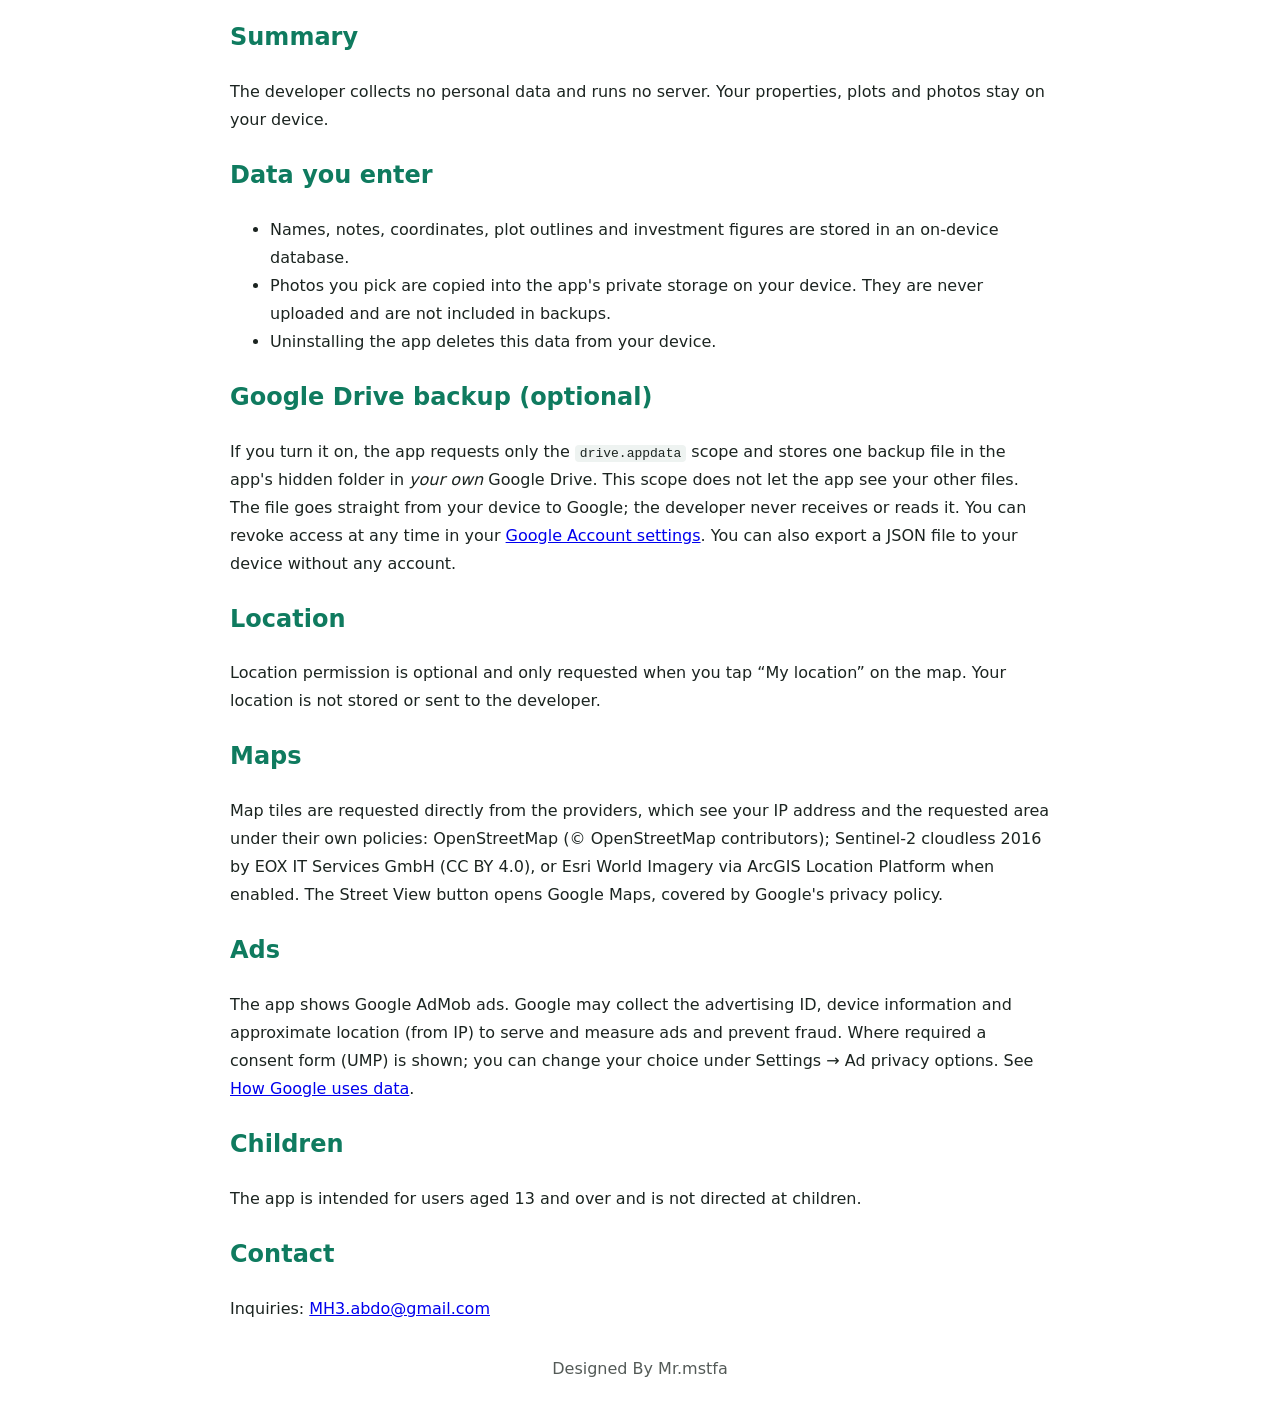
<file: property-analyzer/privacy.html>
<!doctype html>
<html lang="ar" dir="rtl">
<head><meta charset="utf-8"><meta name="viewport" content="width=device-width,initial-scale=1">
<title>سياسة الخصوصية — محلل العقارات | Privacy Policy — Property Analyzer</title>
<style>body{font-family:system-ui,-apple-system,"Segoe UI",Tahoma,sans-serif;max-width:820px;margin:auto;padding:24px;line-height:1.75;color:#1b2420}h1,h2{color:#0F7B5F}section[dir=ltr]{direction:ltr;text-align:left;border-top:1px solid #ddd;margin-top:32px;padding-top:16px}code{background:#eef3f1;padding:1px 5px;border-radius:4px}footer{text-align:center;margin-top:32px;opacity:.75}</style></head>
<body>
<h1>سياسة الخصوصية — محلل العقارات</h1>
<p>آخر تحديث: 14 نوفمبر 2026 · المطوّر: Mr.mstfa · الحزمة: <code>com.mrmstfa.propertyanalyzer</code></p>
<h2>الملخص</h2>
<p>المطوّر لا يجمع أي بيانات شخصية ولا يملك أي خادم. كل عقاراتك ومخططاتك وصورك محفوظة على جهازك فقط.</p>
<h2>البيانات التي تُدخلها</h2>
<ul>
<li>أسماء العقارات والملاحظات والإحداثيات والمخططات وأرقام الاستثمار تُحفظ في قاعدة بيانات داخل التطبيق على جهازك.</li>
<li>الصور التي تختارها تُنسخ إلى مساحة التطبيق الخاصة على جهازك ولا تُرفع لأي مكان، ولا تُضمَّن في النسخ الاحتياطي.</li>
<li>عند حذف التطبيق تُحذف هذه البيانات من جهازك.</li>
</ul>
<h2>النسخ الاحتياطي على Google Drive (اختياري)</h2>
<p>إذا فعّلته، يطلب التطبيق إذن <code>drive.appdata</code> فقط، ويحفظ ملف نسخة احتياطية في مجلد التطبيق المخفي داخل حساب Google Drive الخاص بك. هذا الإذن لا يسمح للتطبيق برؤية ملفاتك الأخرى. الملف يذهب مباشرة من جهازك إلى Google؛ المطوّر لا يستلمه ولا يستطيع قراءته. يمكنك إلغاء الإذن في أي وقت من <a href="https://myaccount.google.com/permissions">إعدادات حساب Google</a>. ويمكنك أيضاً تصدير ملف JSON إلى جهازك بدون أي حساب.</p>
<h2>الموقع</h2>
<p>إذن الموقع اختياري ويُطلب فقط عند الضغط على زر «موقعي» في الخريطة لعرض مكانك. لا يُحفظ موقعك ولا يُرسل للمطوّر.</p>
<h2>الخرائط</h2>
<p>لعرض الخريطة يطلب التطبيق صور الخرائط (البلاطات) مباشرة من مزوّديها، فيرى المزوّد عنوان IP الخاص بك ومنطقة الخريطة المطلوبة، وفق سياساته:</p>
<ul>
<li>خريطة الشوارع: OpenStreetMap — © OpenStreetMap contributors (<a href="https://osmfoundation.org/wiki/Privacy_Policy">سياسة الخصوصية</a>).</li>
<li>صور الأقمار الصناعية: Sentinel-2 cloudless 2016 من EOX IT Services GmbH (CC BY 4.0) (<a href="https://eox.at/privacy-policy/">سياسة الخصوصية</a>)، أو Esri World Imagery عبر ArcGIS Location Platform عند تفعيلها (<a href="https://www.esri.com/en-us/privacy/overview">سياسة الخصوصية</a>).</li>
<li>زر «منظر الشارع» يفتح تطبيق أو موقع خرائط Google، وتطبّق عليه <a href="https://policies.google.com/privacy">سياسة خصوصية Google</a>.</li>
</ul>
<h2>الإعلانات</h2>
<p>يعرض التطبيق إعلانات Google AdMob. قد تجمع Google معرّف الإعلانات وبيانات الجهاز والموقع التقريبي (من IP) لعرض الإعلانات وقياسها ومنع الاحتيال. في المناطق التي تتطلب ذلك يظهر نموذج موافقة (UMP)، ويمكنك تغيير اختيارك من الإعدادات ← خيارات خصوصية الإعلانات. راجع <a href="https://policies.google.com/technologies/partner-sites">كيف تستخدم Google البيانات</a>.</p>
<h2>الأطفال</h2><p>التطبيق موجّه لمن هم 13 سنة فأكثر وليس مصمماً للأطفال.</p>
<h2>التواصل</h2><p>للاستفسارات: <a href="mailto:MH3.abdo@gmail.com">MH3.abdo@gmail.com</a></p>

<section dir="ltr">
<h1>Privacy Policy — Property Analyzer</h1>
<p>Last updated: 14 November 2026 · Developer: Mr.mstfa · Package: <code>com.mrmstfa.propertyanalyzer</code></p>
<h2>Summary</h2><p>The developer collects no personal data and runs no server. Your properties, plots and photos stay on your device.</p>
<h2>Data you enter</h2><ul><li>Names, notes, coordinates, plot outlines and investment figures are stored in an on‑device database.</li><li>Photos you pick are copied into the app's private storage on your device. They are never uploaded and are not included in backups.</li><li>Uninstalling the app deletes this data from your device.</li></ul>
<h2>Google Drive backup (optional)</h2><p>If you turn it on, the app requests only the <code>drive.appdata</code> scope and stores one backup file in the app's hidden folder in <em>your own</em> Google Drive. This scope does not let the app see your other files. The file goes straight from your device to Google; the developer never receives or reads it. You can revoke access at any time in your <a href="https://myaccount.google.com/permissions">Google Account settings</a>. You can also export a JSON file to your device without any account.</p>
<h2>Location</h2><p>Location permission is optional and only requested when you tap “My location” on the map. Your location is not stored or sent to the developer.</p>
<h2>Maps</h2><p>Map tiles are requested directly from the providers, which see your IP address and the requested area under their own policies: OpenStreetMap (© OpenStreetMap contributors); Sentinel‑2 cloudless 2016 by EOX IT Services GmbH (CC BY 4.0), or Esri World Imagery via ArcGIS Location Platform when enabled. The Street View button opens Google Maps, covered by Google's privacy policy.</p>
<h2>Ads</h2><p>The app shows Google AdMob ads. Google may collect the advertising ID, device information and approximate location (from IP) to serve and measure ads and prevent fraud. Where required a consent form (UMP) is shown; you can change your choice under Settings → Ad privacy options. See <a href="https://policies.google.com/technologies/partner-sites">How Google uses data</a>.</p>
<h2>Children</h2><p>The app is intended for users aged 13 and over and is not directed at children.</p>
<h2>Contact</h2><p>Inquiries: <a href="mailto:MH3.abdo@gmail.com">MH3.abdo@gmail.com</a></p>
</section>
<footer>Designed By Mr.mstfa</footer>
</body></html>
</file>
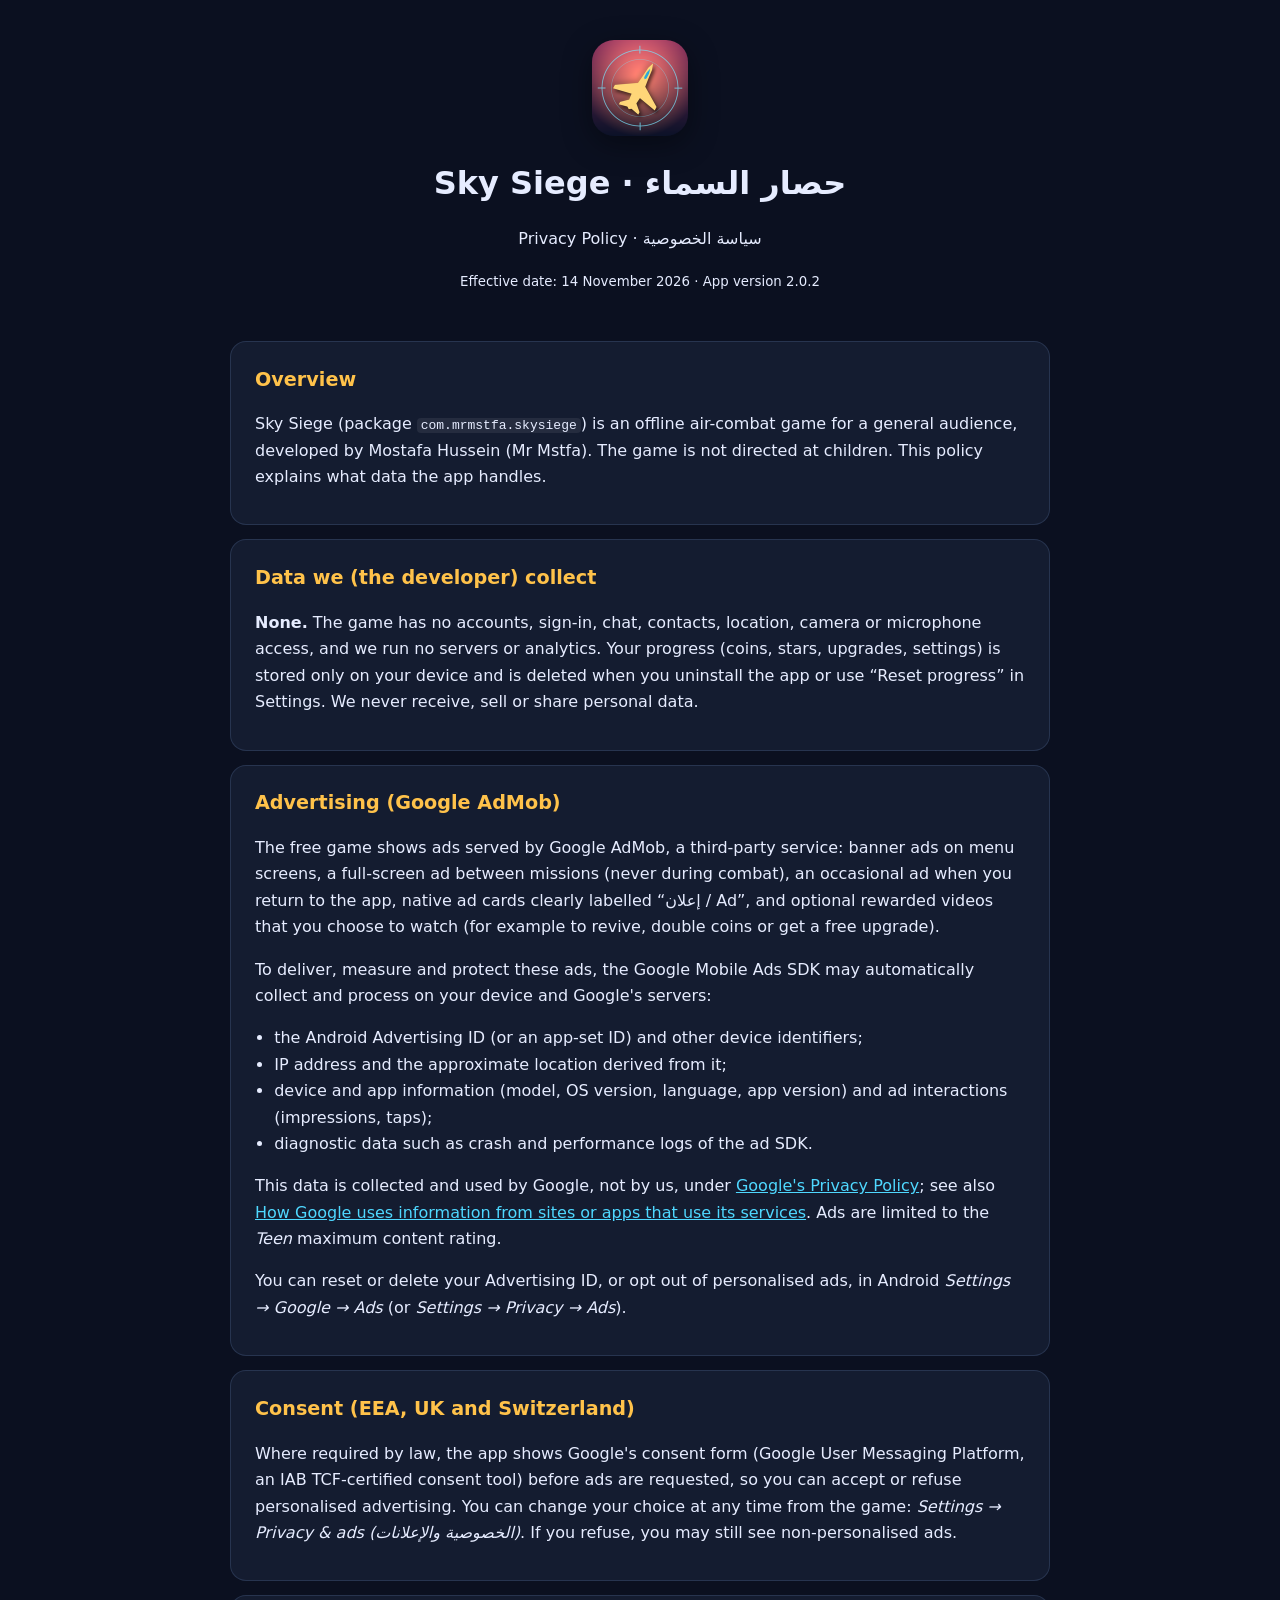
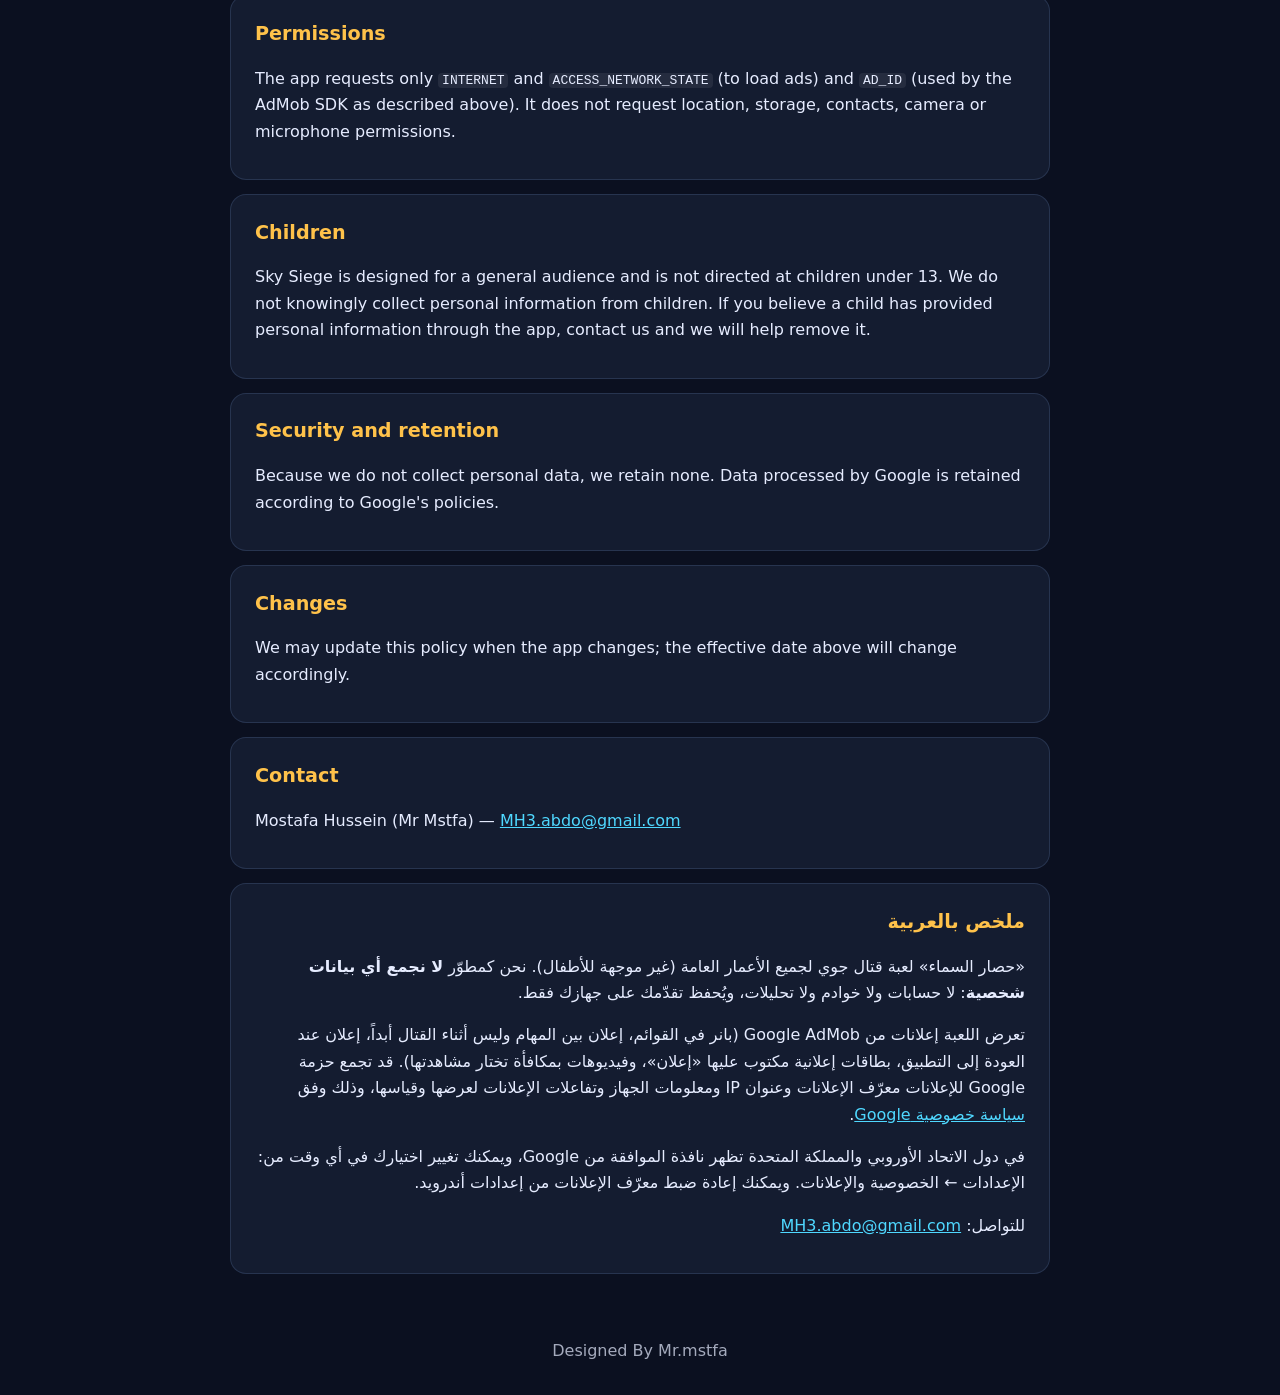
<file: skysiege/privacy.html>
<!doctype html><html lang="en"><head><meta charset="utf-8"><meta name="viewport" content="width=device-width,initial-scale=1">
<title>Sky Siege (حصار السماء) — Privacy Policy</title>
<meta name="description" content="Privacy policy for the Android game Sky Siege (حصار السماء) by Mr Mstfa.">
<style>body{font-family:system-ui,-apple-system,"Segoe UI",Tahoma,sans-serif;margin:0;background:#0b1020;color:#e6ecff;line-height:1.65}header{padding:40px 20px 10px;text-align:center}header img{width:96px;border-radius:22px;box-shadow:0 8px 30px rgba(0,0,0,.4)}h1{margin:.4em 0 .1em}main{max-width:820px;margin:auto;padding:20px}.c{background:#141c30;border:1px solid rgba(150,190,255,.15);border-radius:16px;padding:18px 24px;margin-bottom:14px}h2{margin-top:.2em;font-size:1.2em;color:#ffc24a}a{color:#4fd8ff}code{background:rgba(255,255,255,.07);padding:0 .3em;border-radius:4px}footer{text-align:center;padding:30px;opacity:.7}[dir=rtl]{text-align:right}ul{padding-inline-start:1.2em}</style></head><body>
<header><img src="icon.png" alt="Sky Siege icon"><h1>Sky Siege · حصار السماء</h1><p>Privacy Policy · سياسة الخصوصية</p><p><small>Effective date: 14 November 2026 · App version 2.0.2</small></p></header><main>

<div class="c"><h2>Overview</h2><p>Sky Siege (package <code>com.mrmstfa.skysiege</code>) is an offline air-combat game for a general audience, developed by Mostafa Hussein (Mr Mstfa). The game is not directed at children. This policy explains what data the app handles.</p></div>

<div class="c"><h2>Data we (the developer) collect</h2><p><strong>None.</strong> The game has no accounts, sign-in, chat, contacts, location, camera or microphone access, and we run no servers or analytics. Your progress (coins, stars, upgrades, settings) is stored only on your device and is deleted when you uninstall the app or use “Reset progress” in Settings. We never receive, sell or share personal data.</p></div>

<div class="c"><h2>Advertising (Google AdMob)</h2><p>The free game shows ads served by Google AdMob, a third-party service: banner ads on menu screens, a full-screen ad between missions (never during combat), an occasional ad when you return to the app, native ad cards clearly labelled “إعلان / Ad”, and optional rewarded videos that you choose to watch (for example to revive, double coins or get a free upgrade).</p>
<p>To deliver, measure and protect these ads, the Google Mobile Ads SDK may automatically collect and process on your device and Google's servers:</p>
<ul><li>the Android Advertising ID (or an app-set ID) and other device identifiers;</li><li>IP address and the approximate location derived from it;</li><li>device and app information (model, OS version, language, app version) and ad interactions (impressions, taps);</li><li>diagnostic data such as crash and performance logs of the ad SDK.</li></ul>
<p>This data is collected and used by Google, not by us, under <a href="https://policies.google.com/privacy">Google's Privacy Policy</a>; see also <a href="https://policies.google.com/technologies/partner-sites">How Google uses information from sites or apps that use its services</a>. Ads are limited to the <em>Teen</em> maximum content rating.</p>
<p>You can reset or delete your Advertising ID, or opt out of personalised ads, in Android <em>Settings → Google → Ads</em> (or <em>Settings → Privacy → Ads</em>).</p></div>

<div class="c"><h2>Consent (EEA, UK and Switzerland)</h2><p>Where required by law, the app shows Google's consent form (Google User Messaging Platform, an IAB TCF-certified consent tool) before ads are requested, so you can accept or refuse personalised advertising. You can change your choice at any time from the game: <em>Settings → Privacy &amp; ads (الخصوصية والإعلانات)</em>. If you refuse, you may still see non-personalised ads.</p></div>

<div class="c"><h2>Permissions</h2><p>The app requests only <code>INTERNET</code> and <code>ACCESS_NETWORK_STATE</code> (to load ads) and <code>AD_ID</code> (used by the AdMob SDK as described above). It does not request location, storage, contacts, camera or microphone permissions.</p></div>

<div class="c"><h2>Children</h2><p>Sky Siege is designed for a general audience and is not directed at children under 13. We do not knowingly collect personal information from children. If you believe a child has provided personal information through the app, contact us and we will help remove it.</p></div>

<div class="c"><h2>Security and retention</h2><p>Because we do not collect personal data, we retain none. Data processed by Google is retained according to Google's policies.</p></div>

<div class="c"><h2>Changes</h2><p>We may update this policy when the app changes; the effective date above will change accordingly.</p></div>

<div class="c"><h2>Contact</h2><p>Mostafa Hussein (Mr Mstfa) — <a href="mailto:MH3.abdo@gmail.com">MH3.abdo@gmail.com</a></p></div>

<div class="c" dir="rtl" lang="ar"><h2>ملخص بالعربية</h2>
<p>«حصار السماء» لعبة قتال جوي لجميع الأعمار العامة (غير موجهة للأطفال). نحن كمطوّر <strong>لا نجمع أي بيانات شخصية</strong>: لا حسابات ولا خوادم ولا تحليلات، ويُحفظ تقدّمك على جهازك فقط.</p>
<p>تعرض اللعبة إعلانات من Google AdMob (بانر في القوائم، إعلان بين المهام وليس أثناء القتال أبداً، إعلان عند العودة إلى التطبيق، بطاقات إعلانية مكتوب عليها «إعلان»، وفيديوهات بمكافأة تختار مشاهدتها). قد تجمع حزمة Google للإعلانات معرّف الإعلانات وعنوان IP ومعلومات الجهاز وتفاعلات الإعلانات لعرضها وقياسها، وذلك وفق <a href="https://policies.google.com/privacy">سياسة خصوصية Google</a>.</p>
<p>في دول الاتحاد الأوروبي والمملكة المتحدة تظهر نافذة الموافقة من Google، ويمكنك تغيير اختيارك في أي وقت من: الإعدادات ← الخصوصية والإعلانات. ويمكنك إعادة ضبط معرّف الإعلانات من إعدادات أندرويد.</p>
<p>للتواصل: <a href="mailto:MH3.abdo@gmail.com">MH3.abdo@gmail.com</a></p></div>
</main><footer>Designed By Mr.mstfa</footer></body></html>
</file>
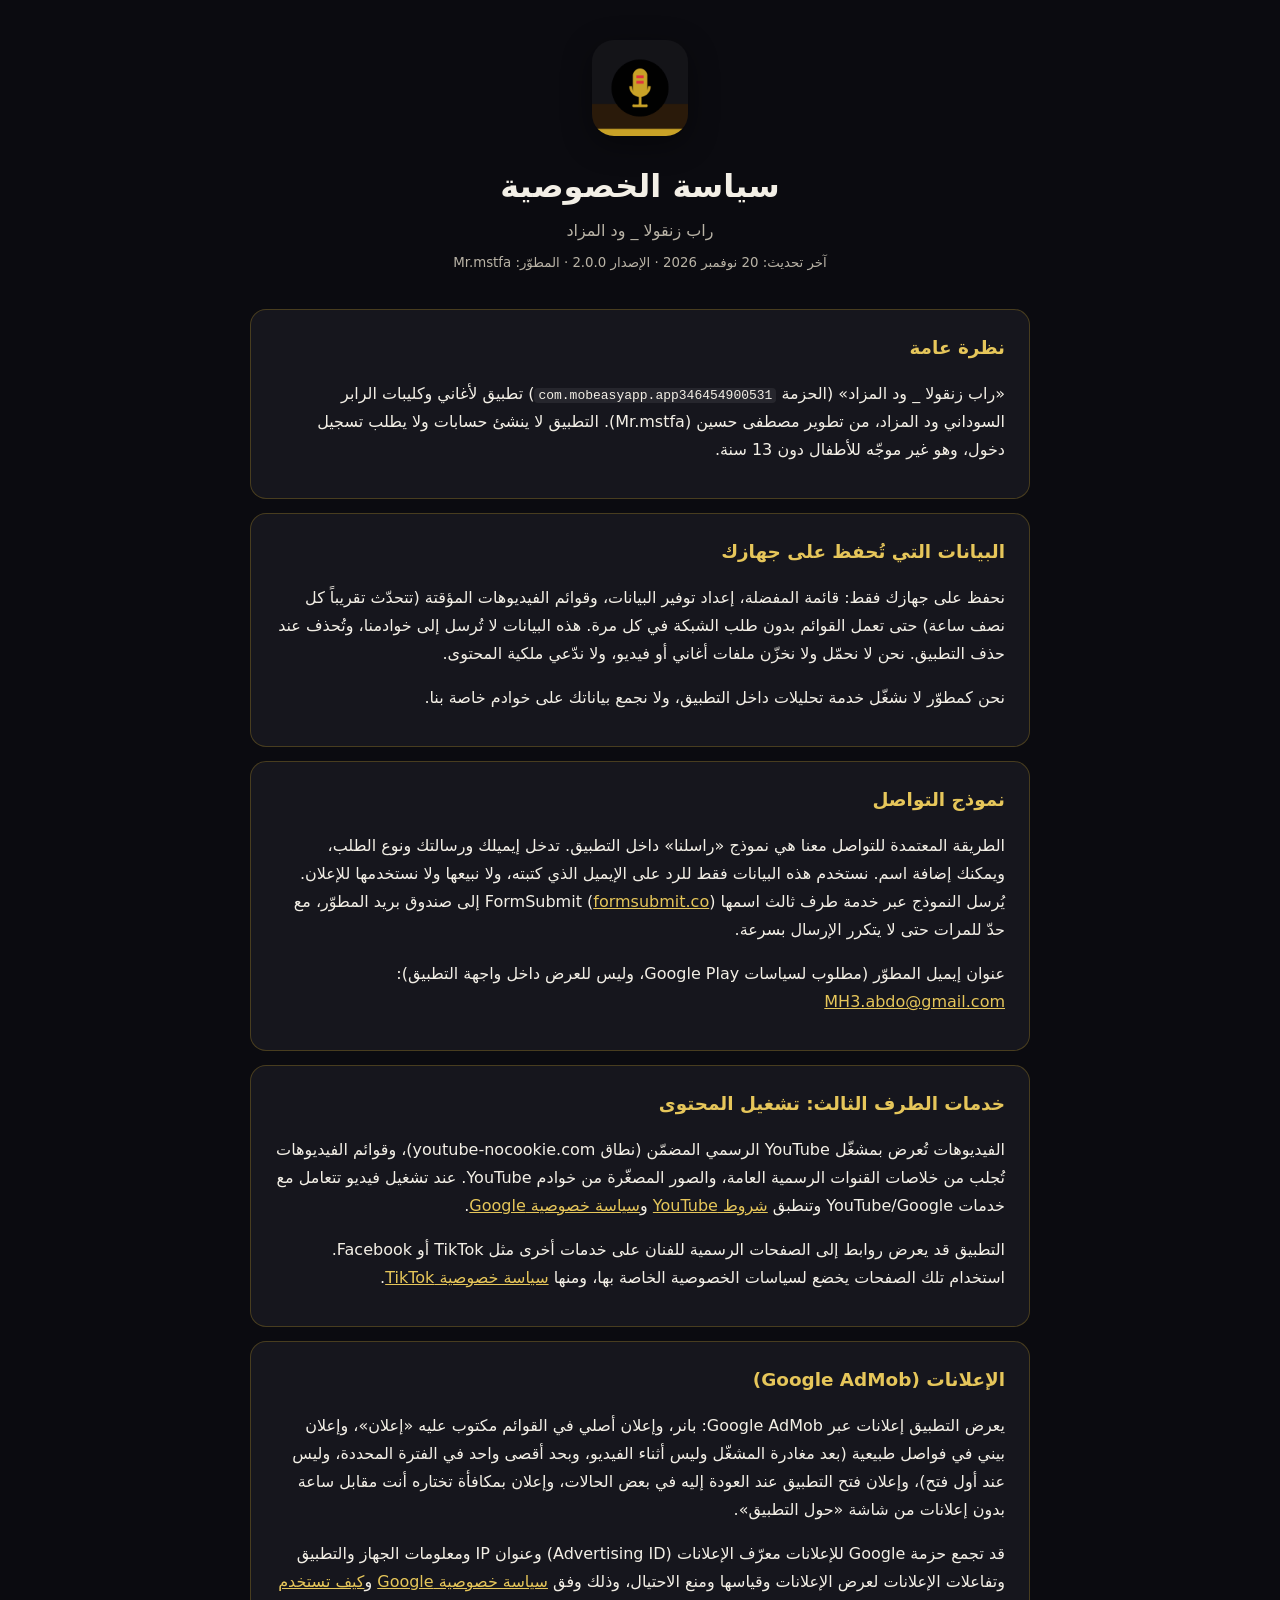
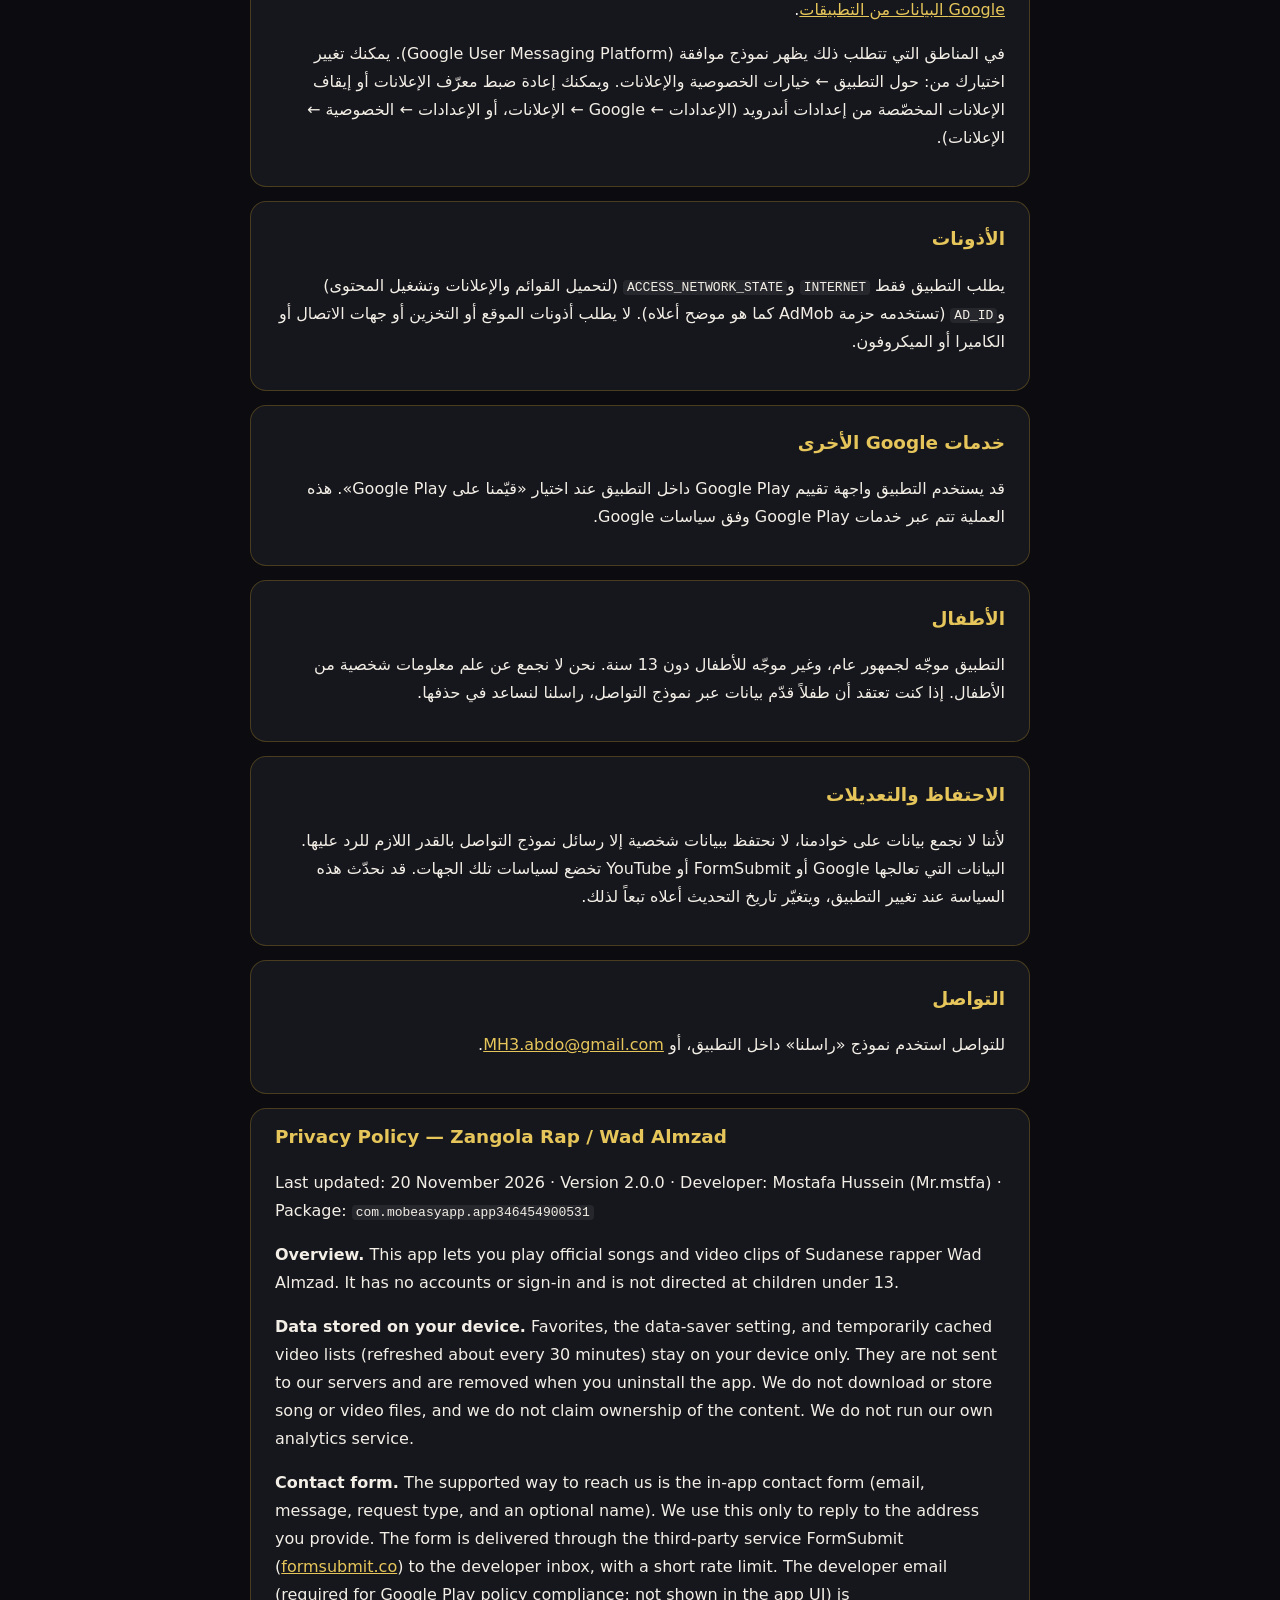
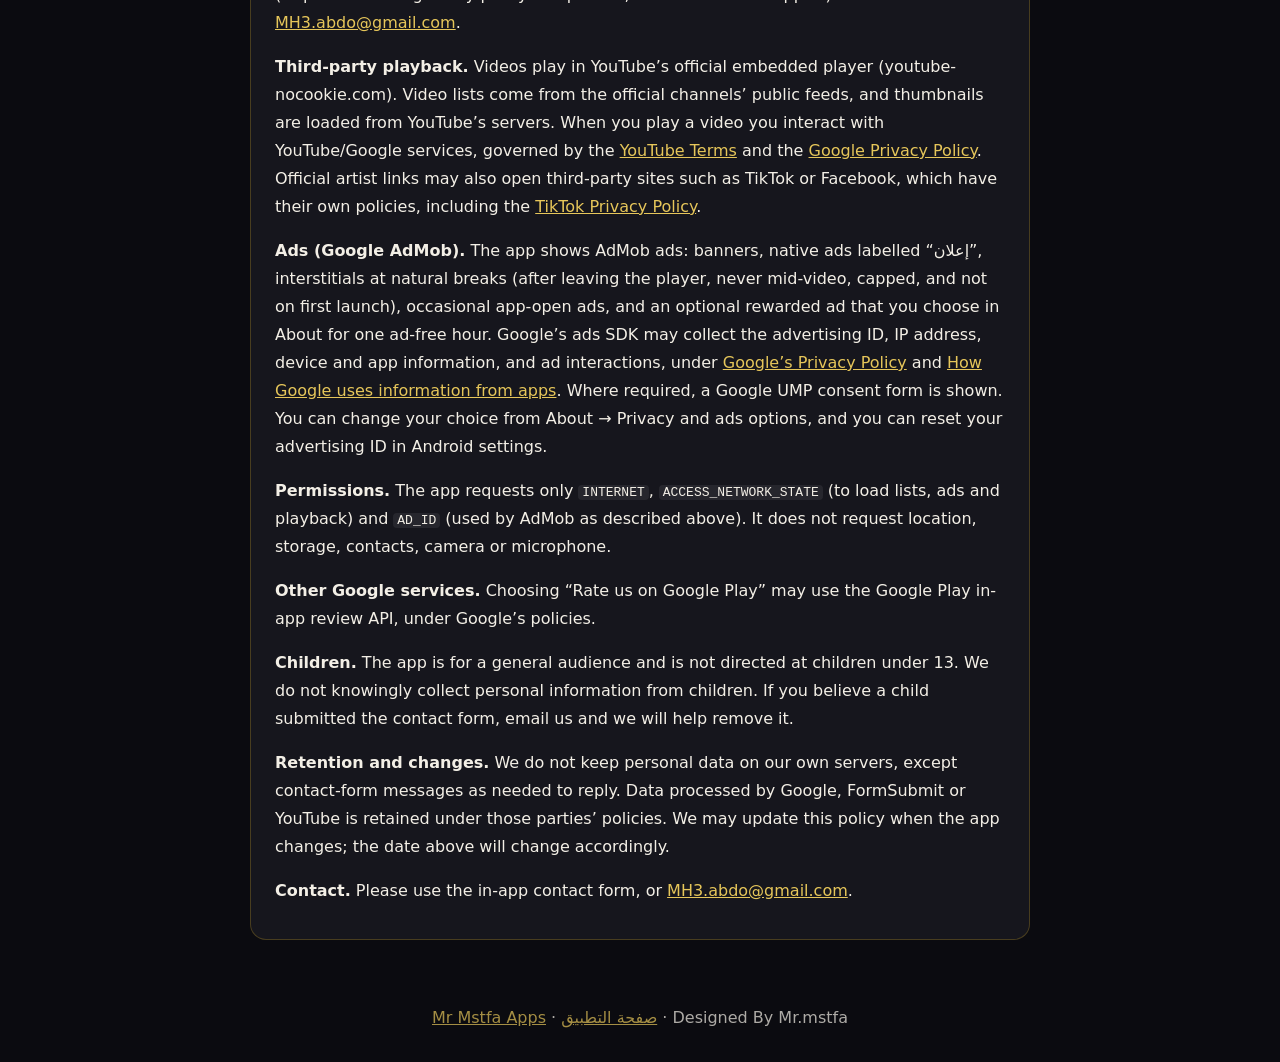
<file: zangola/privacy.html>
<!doctype html>
<html lang="ar" dir="rtl">
<head>
<meta charset="utf-8">
<meta name="viewport" content="width=device-width,initial-scale=1">
<title>سياسة الخصوصية — راب زنقولا _ ود المزاد</title>
<meta name="description" content="سياسة الخصوصية لتطبيق راب زنقولا _ ود المزاد من Mr Mstfa.">
<link rel="icon" href="icon.png">
<style>
:root{--bg:#0b0b10;--card:#16161d;--line:rgba(201,162,39,.28);--gold:#C9A227;--gold2:#e6c65a;--text:#f3efe6;--muted:#b9b3a6}
*{box-sizing:border-box}
body{margin:0;font-family:system-ui,-apple-system,"Segoe UI",Tahoma,"Noto Naskh Arabic",sans-serif;background:var(--bg);color:var(--text);line-height:1.75}
header{padding:40px 20px 10px;text-align:center}
header img{width:96px;height:96px;border-radius:22px;box-shadow:0 8px 30px rgba(0,0,0,.4)}
h1{margin:.4em 0 .1em;font-size:clamp(1.4rem,3.5vw,2rem)}
header p{color:var(--muted);margin:.2em 0}
main{max-width:820px;margin:auto;padding:20px}
.c{background:var(--card);border:1px solid var(--line);border-radius:16px;padding:18px 24px;margin-bottom:14px}
h2{margin:.2em 0 .4em;font-size:1.15rem;color:var(--gold2)}
a{color:#e6c65a}
code{background:rgba(255,255,255,.07);padding:0 .3em;border-radius:4px}
ul{padding-inline-start:1.2em}
footer{text-align:center;padding:30px;opacity:.7}
.en{direction:ltr;text-align:left;border-top:1px solid var(--line);margin-top:8px;padding-top:8px}
.en h2{text-align:left}
</style>
</head>
<body>
<header>
  <img src="icon.png" alt="أيقونة راب زنقولا _ ود المزاد">
  <h1>سياسة الخصوصية</h1>
  <p>راب زنقولا _ ود المزاد</p>
  <p><small>آخر تحديث: 20 نوفمبر 2026 · الإصدار 2.0.0 · المطوّر: Mr.mstfa</small></p>
</header>
<main>

<div class="c">
<h2>نظرة عامة</h2>
<p>«راب زنقولا _ ود المزاد» (الحزمة <code>com.mobeasyapp.app346454900531</code>) تطبيق لأغاني وكليبات الرابر السوداني ود المزاد، من تطوير مصطفى حسين (Mr.mstfa). التطبيق لا ينشئ حسابات ولا يطلب تسجيل دخول، وهو غير موجّه للأطفال دون 13 سنة.</p>
</div>

<div class="c">
<h2>البيانات التي تُحفظ على جهازك</h2>
<p>نحفظ على جهازك فقط: قائمة المفضلة، إعداد توفير البيانات، وقوائم الفيديوهات المؤقتة (تتحدّث تقريباً كل نصف ساعة) حتى تعمل القوائم بدون طلب الشبكة في كل مرة. هذه البيانات لا تُرسل إلى خوادمنا، وتُحذف عند حذف التطبيق. نحن لا نحمّل ولا نخزّن ملفات أغاني أو فيديو، ولا ندّعي ملكية المحتوى.</p>
<p>نحن كمطوّر لا نشغّل خدمة تحليلات داخل التطبيق، ولا نجمع بياناتك على خوادم خاصة بنا.</p>
</div>

<div class="c">
<h2>نموذج التواصل</h2>
<p>الطريقة المعتمدة للتواصل معنا هي نموذج «راسلنا» داخل التطبيق. تدخل إيميلك ورسالتك ونوع الطلب، ويمكنك إضافة اسم. نستخدم هذه البيانات فقط للرد على الإيميل الذي كتبته، ولا نبيعها ولا نستخدمها للإعلان. يُرسل النموذج عبر خدمة طرف ثالث اسمها FormSubmit (<a href="https://formsubmit.co/">formsubmit.co</a>) إلى صندوق بريد المطوّر، مع حدّ للمرات حتى لا يتكرر الإرسال بسرعة.</p>
<p>عنوان إيميل المطوّر (مطلوب لسياسات Google Play، وليس للعرض داخل واجهة التطبيق): <a href="mailto:MH3.abdo@gmail.com">MH3.abdo@gmail.com</a></p>
</div>

<div class="c">
<h2>خدمات الطرف الثالث: تشغيل المحتوى</h2>
<p>الفيديوهات تُعرض بمشغّل YouTube الرسمي المضمّن (نطاق youtube-nocookie.com)، وقوائم الفيديوهات تُجلب من خلاصات القنوات الرسمية العامة، والصور المصغّرة من خوادم YouTube. عند تشغيل فيديو تتعامل مع خدمات YouTube/Google وتنطبق <a href="https://www.youtube.com/t/terms">شروط YouTube</a> و<a href="https://policies.google.com/privacy">سياسة خصوصية Google</a>.</p>
<p>التطبيق قد يعرض روابط إلى الصفحات الرسمية للفنان على خدمات أخرى مثل TikTok أو Facebook. استخدام تلك الصفحات يخضع لسياسات الخصوصية الخاصة بها، ومنها <a href="https://www.tiktok.com/legal/privacy-policy">سياسة خصوصية TikTok</a>.</p>
</div>

<div class="c">
<h2>الإعلانات (Google AdMob)</h2>
<p>يعرض التطبيق إعلانات عبر Google AdMob: بانر، وإعلان أصلي في القوائم مكتوب عليه «إعلان»، وإعلان بيني في فواصل طبيعية (بعد مغادرة المشغّل وليس أثناء الفيديو، وبحد أقصى واحد في الفترة المحددة، وليس عند أول فتح)، وإعلان فتح التطبيق عند العودة إليه في بعض الحالات، وإعلان بمكافأة تختاره أنت مقابل ساعة بدون إعلانات من شاشة «حول التطبيق».</p>
<p>قد تجمع حزمة Google للإعلانات معرّف الإعلانات (Advertising ID) وعنوان IP ومعلومات الجهاز والتطبيق وتفاعلات الإعلانات لعرض الإعلانات وقياسها ومنع الاحتيال، وذلك وفق <a href="https://policies.google.com/privacy">سياسة خصوصية Google</a> و<a href="https://policies.google.com/technologies/partner-sites">كيف تستخدم Google البيانات من التطبيقات</a>.</p>
<p>في المناطق التي تتطلب ذلك يظهر نموذج موافقة (Google User Messaging Platform). يمكنك تغيير اختيارك من: حول التطبيق ← خيارات الخصوصية والإعلانات. ويمكنك إعادة ضبط معرّف الإعلانات أو إيقاف الإعلانات المخصّصة من إعدادات أندرويد (الإعدادات ← Google ← الإعلانات، أو الإعدادات ← الخصوصية ← الإعلانات).</p>
</div>

<div class="c">
<h2>الأذونات</h2>
<p>يطلب التطبيق فقط <code>INTERNET</code> و<code>ACCESS_NETWORK_STATE</code> (لتحميل القوائم والإعلانات وتشغيل المحتوى) و<code>AD_ID</code> (تستخدمه حزمة AdMob كما هو موضح أعلاه). لا يطلب أذونات الموقع أو التخزين أو جهات الاتصال أو الكاميرا أو الميكروفون.</p>
</div>

<div class="c">
<h2>خدمات Google الأخرى</h2>
<p>قد يستخدم التطبيق واجهة تقييم Google Play داخل التطبيق عند اختيار «قيّمنا على Google Play». هذه العملية تتم عبر خدمات Google Play وفق سياسات Google.</p>
</div>

<div class="c">
<h2>الأطفال</h2>
<p>التطبيق موجّه لجمهور عام، وغير موجّه للأطفال دون 13 سنة. نحن لا نجمع عن علم معلومات شخصية من الأطفال. إذا كنت تعتقد أن طفلاً قدّم بيانات عبر نموذج التواصل، راسلنا لنساعد في حذفها.</p>
</div>

<div class="c">
<h2>الاحتفاظ والتعديلات</h2>
<p>لأننا لا نجمع بيانات على خوادمنا، لا نحتفظ ببيانات شخصية إلا رسائل نموذج التواصل بالقدر اللازم للرد عليها. البيانات التي تعالجها Google أو FormSubmit أو YouTube تخضع لسياسات تلك الجهات. قد نحدّث هذه السياسة عند تغيير التطبيق، ويتغيّر تاريخ التحديث أعلاه تبعاً لذلك.</p>
</div>

<div class="c">
<h2>التواصل</h2>
<p>للتواصل استخدم نموذج «راسلنا» داخل التطبيق، أو <a href="mailto:MH3.abdo@gmail.com">MH3.abdo@gmail.com</a>.</p>
</div>

<div class="c en" lang="en">
<h2>Privacy Policy — Zangola Rap / Wad Almzad</h2>
<p>Last updated: 20 November 2026 · Version 2.0.0 · Developer: Mostafa Hussein (Mr.mstfa) · Package: <code>com.mobeasyapp.app346454900531</code></p>
<p><b>Overview.</b> This app lets you play official songs and video clips of Sudanese rapper Wad Almzad. It has no accounts or sign-in and is not directed at children under 13.</p>
<p><b>Data stored on your device.</b> Favorites, the data-saver setting, and temporarily cached video lists (refreshed about every 30 minutes) stay on your device only. They are not sent to our servers and are removed when you uninstall the app. We do not download or store song or video files, and we do not claim ownership of the content. We do not run our own analytics service.</p>
<p><b>Contact form.</b> The supported way to reach us is the in-app contact form (email, message, request type, and an optional name). We use this only to reply to the address you provide. The form is delivered through the third-party service FormSubmit (<a href="https://formsubmit.co/">formsubmit.co</a>) to the developer inbox, with a short rate limit. The developer email (required for Google Play policy compliance; not shown in the app UI) is <a href="mailto:MH3.abdo@gmail.com">MH3.abdo@gmail.com</a>.</p>
<p><b>Third-party playback.</b> Videos play in YouTube’s official embedded player (youtube-nocookie.com). Video lists come from the official channels’ public feeds, and thumbnails are loaded from YouTube’s servers. When you play a video you interact with YouTube/Google services, governed by the <a href="https://www.youtube.com/t/terms">YouTube Terms</a> and the <a href="https://policies.google.com/privacy">Google Privacy Policy</a>. Official artist links may also open third-party sites such as TikTok or Facebook, which have their own policies, including the <a href="https://www.tiktok.com/legal/privacy-policy">TikTok Privacy Policy</a>.</p>
<p><b>Ads (Google AdMob).</b> The app shows AdMob ads: banners, native ads labelled “إعلان”, interstitials at natural breaks (after leaving the player, never mid-video, capped, and not on first launch), occasional app-open ads, and an optional rewarded ad that you choose in About for one ad-free hour. Google’s ads SDK may collect the advertising ID, IP address, device and app information, and ad interactions, under <a href="https://policies.google.com/privacy">Google’s Privacy Policy</a> and <a href="https://policies.google.com/technologies/partner-sites">How Google uses information from apps</a>. Where required, a Google UMP consent form is shown. You can change your choice from About → Privacy and ads options, and you can reset your advertising ID in Android settings.</p>
<p><b>Permissions.</b> The app requests only <code>INTERNET</code>, <code>ACCESS_NETWORK_STATE</code> (to load lists, ads and playback) and <code>AD_ID</code> (used by AdMob as described above). It does not request location, storage, contacts, camera or microphone.</p>
<p><b>Other Google services.</b> Choosing “Rate us on Google Play” may use the Google Play in-app review API, under Google’s policies.</p>
<p><b>Children.</b> The app is for a general audience and is not directed at children under 13. We do not knowingly collect personal information from children. If you believe a child submitted the contact form, email us and we will help remove it.</p>
<p><b>Retention and changes.</b> We do not keep personal data on our own servers, except contact-form messages as needed to reply. Data processed by Google, FormSubmit or YouTube is retained under those parties’ policies. We may update this policy when the app changes; the date above will change accordingly.</p>
<p><b>Contact.</b> Please use the in-app contact form, or <a href="mailto:MH3.abdo@gmail.com">MH3.abdo@gmail.com</a>.</p>
</div>
</main>
<footer>Designed By Mr.mstfa · <a href="./">صفحة التطبيق</a> · <a href="../">Mr Mstfa Apps</a></footer>
</body>
</html>
</file>
<file: colorquest/style.css>
:root{--bg:#fffbf4;--card:#ffffff;--ink:#2f2a4a;--muted:#6e6890;--lav:#7c62e0;--lav2:#b9a4f5;--lavsoft:#ece5ff;--blue:#8ec5f7;--mint:#7fd8b6;--peach:#ffb59e;--line:rgba(124,98,224,.16)}
*{box-sizing:border-box}
body{margin:0;font-family:system-ui,-apple-system,"Segoe UI",Tahoma,"Noto Naskh Arabic",sans-serif;color:var(--ink);line-height:1.75;
background:radial-gradient(900px 480px at 85% -10%,rgba(185,164,245,.45),transparent 60%),radial-gradient(800px 420px at 0% 40%,rgba(127,216,182,.28),transparent 60%),radial-gradient(700px 400px at 100% 100%,rgba(255,181,158,.3),transparent 60%),var(--bg)}
header{padding:56px 20px 18px;text-align:center}
header img.icon{width:112px;height:112px;border-radius:28px;box-shadow:0 14px 40px rgba(59,46,126,.22)}
h1{margin:.5em 0 .1em;font-size:clamp(1.7rem,4.2vw,2.5rem)}
.sub{color:var(--muted);margin:0 auto 22px;max-width:36em}
.cta{display:flex;gap:12px;justify-content:center;flex-wrap:wrap}
.btn{display:inline-block;background:linear-gradient(180deg,#9b83f0,var(--lav));color:#fff;text-decoration:none;font-weight:700;padding:12px 24px;border-radius:999px;box-shadow:0 10px 26px rgba(124,98,224,.3)}
.btn.ghost{background:#fff;color:var(--lav);border:1px solid var(--line);box-shadow:none}
.lang{margin-top:14px;font-size:.92rem}.lang a{color:var(--lav);font-weight:700;text-decoration:none}
main{max-width:960px;margin:auto;padding:10px 20px 40px}
.shots{display:flex;gap:14px;overflow-x:auto;padding:12px 4px 22px;scroll-snap-type:x mandatory}
.shots img{height:420px;border-radius:22px;box-shadow:0 12px 30px rgba(59,46,126,.16);scroll-snap-align:center}
.grid{display:grid;gap:14px;grid-template-columns:repeat(auto-fit,minmax(240px,1fr))}
.c{background:var(--card);border:1px solid var(--line);border-radius:22px;padding:18px 20px}
.c h2,.c h3{margin:0 0 .35em;font-size:1.08rem;color:var(--lav)}
.c p,.c li{margin:0;color:var(--muted)}
.c ul{margin:.3em 0 0;padding-inline-start:1.2em}
section{margin-top:26px}
section>h2{font-size:1.35rem;margin:0 0 12px}
a{color:var(--lav)}
footer{text-align:center;padding:26px 16px 48px;color:var(--muted)}
.ver{margin-top:8px;font-size:.9rem;color:var(--muted)}
[dir=rtl]{font-family:"Cairo","Noto Naskh Arabic",Tahoma,system-ui,sans-serif}
.policy .c{margin-bottom:14px}
.policy code{background:var(--lavsoft);padding:1px 6px;border-radius:6px}
</file>
